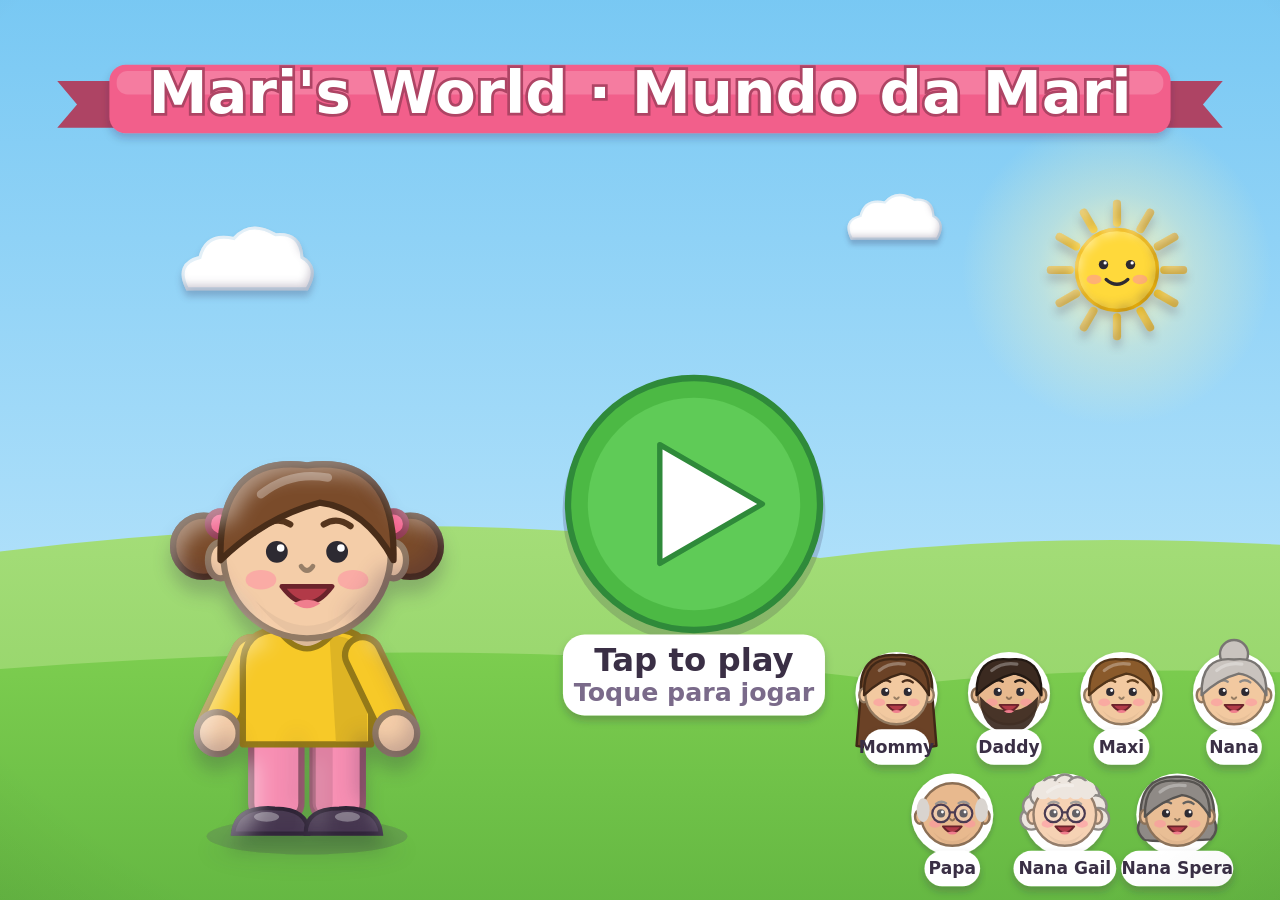
<file: index.html>
<!DOCTYPE html>
<html lang="en">
<head>
<meta charset="utf-8">
<title>Mari's World</title>
<meta name="viewport" content="width=device-width, initial-scale=1, maximum-scale=1, user-scalable=no">
<meta name="apple-mobile-web-app-capable" content="yes">
<meta name="mobile-web-app-capable" content="yes">
<meta name="apple-mobile-web-app-status-bar-style" content="default">
<meta name="apple-mobile-web-app-title" content="Mari's World">
<meta name="theme-color" content="#7fd3f0">
<link rel="manifest" href="manifest.webmanifest">
<link rel="apple-touch-icon" href="icon-180.png">
<link rel="icon" href="icon-512.png">
<style>
html, body { margin: 0; height: 100%; background: #7fd3f0; overflow: hidden; overscroll-behavior: none; touch-action: none;
  -webkit-user-select: none; user-select: none; -webkit-touch-callout: none; -webkit-tap-highlight-color: transparent;
  font-family: ui-rounded, "Arial Rounded MT Bold", "Chalkboard SE", system-ui, sans-serif; }
/* Fill the whole screen, including under the iPad status bar, then keep the game inside the safe area.
   The height calc fixes iOS home-screen apps that leave a strip at the bottom with a translucent status bar. */
#stage { position: fixed; top: 0; left: 0; width: 100vw; height: 100vh; display: block; opacity: 0; }
#stage.show { animation: fadein .35s ease forwards; }
@keyframes fadein { from { opacity: 0 } to { opacity: 1 } }
.it { transform-box: fill-box; transform-origin: center; }
[data-tap] { cursor: pointer; }
.wiggle { animation: wiggle .5s ease; }
@keyframes wiggle { 0%,100% { transform: rotate(0) } 25% { transform: rotate(-9deg) scale(1.06) } 75% { transform: rotate(9deg) scale(1.06) } }
.yay { animation: yay .7s ease; }
@keyframes yay { 0% { transform: scale(1) } 40% { transform: scale(1.3) rotate(-6deg) } 70% { transform: scale(.95) } 100% { transform: scale(1) } }
.pop-in { animation: popin .5s cubic-bezier(.3,1.6,.5,1) both; }
@keyframes popin { from { transform: scale(0) } to { transform: scale(1) } }
.pop-in.yay { animation: yay .7s ease; }
.pop-in.wiggle { animation: wiggle .5s ease; }
.glowc { opacity: 0; }
.glow .glowc { animation: glow .8s ease-in-out infinite alternate; }
@keyframes glow { from { opacity: .25 } to { opacity: 1 } }
.bob { animation: bob 2.6s ease-in-out infinite; }
@keyframes bob { 50% { transform: translateY(-8px) } }
.bob.yay { animation: yay .7s ease; }
.pulse { animation: pulse 1.4s ease-in-out infinite; }
@keyframes pulse { 50% { transform: scale(1.08) } }
.mouth { transform-box: fill-box; transform-origin: center top; }
.talking .mouth { animation: talk .26s ease-in-out infinite alternate; }
@keyframes talk { from { transform: scaleY(1.25) } to { transform: scaleY(.35) } }
.arm { transform-box: fill-box; transform-origin: 15% 5%; }
.talking .arm { animation: gesture 1s ease-in-out infinite alternate; }
@keyframes gesture { from { transform: rotate(0) } to { transform: rotate(-30deg) } }
.waving .arm { animation: wave .45s ease-in-out infinite alternate; }
@keyframes wave { from { transform: rotate(-120deg) } to { transform: rotate(-160deg) } }
.bldg { transition: transform .2s; }
.gear .ring { transition: stroke-dashoffset .2s; }
.gear.holding .ring { transition: stroke-dashoffset 2s linear; stroke-dashoffset: 0; }

#overlay { position: fixed; inset: 0; display: none; background: rgba(20,30,60,.55); align-items: center; justify-content: center; touch-action: auto; }
#overlay.open { display: flex; }
.panel { background: #fff; border-radius: 24px; padding: 24px 28px; width: min(720px, 92vw); max-height: 90vh; overflow: auto; box-shadow: 0 10px 40px rgba(0,0,0,.3); color: #2d2a32; font-family: system-ui, -apple-system, sans-serif; }
.panel h2 { margin: 0 0 12px; font-size: 26px; }
.row { display: flex; flex-wrap: wrap; align-items: center; gap: 10px; margin: 14px 0; }
.row span { width: 120px; font-weight: 700; }
.panel button { font: inherit; font-size: 18px; padding: 12px 18px; border-radius: 14px; border: 2px solid #c9cfe0; background: #f5f7fc; color: #2d2a32; }
.panel button.on { background: #4CB944; border-color: #3a9a3a; color: #fff; font-weight: 700; }
.panel button.primary { background: #3A7BE0; border-color: #2c63b8; color: #fff; font-weight: 700; margin-left: auto; }
.panel button.danger { color: #c0392b; }
.note { font-size: 14px; color: #5a5f73; line-height: 1.45; }

</style>
</head>
<body>
<svg id="stage" viewBox="0 0 1400 1000" preserveAspectRatio="xMidYMid meet" xmlns="http://www.w3.org/2000/svg"></svg>
<div id="overlay"></div>
<script>
/* Mari's World: all words, people and places.
   Edit this file to change names, looks, lines or items. */
(function (G) {
  const art = g => (g === 'f' ? 'a' : 'o');
  const na = g => (g === 'f' ? 'na' : 'no');
  const cap = s => s.charAt(0).toUpperCase() + s.slice(1);
  const NUM = {
    en: ['zero', 'one', 'two', 'three', 'four', 'five'],
    m: ['zero', 'um', 'dois', 'três', 'quatro', 'cinco'],
    f: ['zero', 'uma', 'duas', 'três', 'quatro', 'cinco'],
  };

  const COLORS = {
    red: { hex: '#E8453C', en: 'red', pt: { m: 'vermelho', f: 'vermelha' } },
    blue: { hex: '#3A7BE0', en: 'blue', pt: { m: 'azul', f: 'azul' } },
    yellow: { hex: '#F7C928', en: 'yellow', pt: { m: 'amarelo', f: 'amarela' } },
    green: { hex: '#4CB944', en: 'green', pt: { m: 'verde', f: 'verde' } },
    orange: { hex: '#F58A2A', en: 'orange', pt: { m: 'laranja', f: 'laranja' } },
    purple: { hex: '#9B5DE5', en: 'purple', pt: { m: 'roxo', f: 'roxa' } },
    pink: { hex: '#F78FB3', en: 'pink', pt: { m: 'rosa', f: 'rosa' } },
  };

  /* Looks: skin, hair colour, hair style (short, long, bun, curly, pigtails, thin, wavy),
     shirt, pants, glasses, beard, kid. Change these to match the real family. */
  const GUIDES = {
    mommy: { name: { en: 'Mommy', pt: 'Mamãe' }, g: 'f', look: { skin: '#F2C9A0', hair: '#6B4226', style: 'long', shirt: '#F25F8B', pants: '#3D5A99' } },
    daddy: { name: { en: 'Daddy', pt: 'Papai' }, g: 'm', look: { skin: '#E8B98E', hair: '#3B2A20', style: 'short', shirt: '#3A9AD9', pants: '#45474F', beard: true } },
    maxi: { name: { en: 'Maxi', pt: 'Maxi' }, g: 'm', look: { skin: '#F2C9A0', hair: '#8A5A2B', style: 'short', shirt: '#4CB944', pants: '#3D5A99', kid: true } },
    nana: { name: { en: 'Nana', pt: 'Nana' }, g: 'f', look: { skin: '#F2C9A0', hair: '#C9C3BE', style: 'bun', shirt: '#9B5DE5', pants: '#5C4B73' } },
    papa: { name: { en: 'Papa', pt: 'Papa' }, g: 'm', look: { skin: '#E8B98E', hair: '#D9D4CF', style: 'thin', shirt: '#E8453C', pants: '#6B5B45', glasses: true } },
    gail: { name: { en: 'Nana Gail', pt: 'Nana Gail' }, g: 'f', look: { skin: '#F6D2B4', hair: '#EDE6DF', style: 'curly', shirt: '#2EB8A6', pants: '#3E5C76', glasses: true } },
    spera: { name: { en: 'Nana Spera', pt: 'Nana Spera' }, g: 'f', look: { skin: '#E9BE95', hair: '#8F8A86', style: 'wavy', shirt: '#F58A2A', pants: '#6B4E3D' } },
    mari: { name: { en: 'Mari', pt: 'Mari' }, g: 'f', look: { skin: '#F4CDA8', hair: '#7A4B2A', style: 'pigtails', shirt: '#F7C928', pants: '#F78FB3', kid: true } },
  };

  const GENERIC = {
    praise: [
      { id: 'praise.1', en: 'Yay!', pt: 'Eba!' },
      { id: 'praise.2', en: 'Great job, Mari!', pt: 'Muito bem, Mari!' },
      { id: 'praise.3', en: 'You did it!', pt: 'Você conseguiu!' },
      { id: 'praise.4', en: "Wow, you're so smart!", pt: 'Uau, que esperta!' },
      { id: 'praise.5', en: 'Hooray!', pt: 'Viva!' },
    ],
    tryAgain: { id: 'hint.again', en: "Let's try again!", pt: 'Vamos tentar de novo!' },
    here: { id: 'hint.here', en: 'Look, here it is!', pt: 'Olha, está aqui!' },
    thats: (nm, id) => ({ id: 'hint.that.' + id, en: `That's the ${nm.en}!`, pt: `${nm.g === 'f' ? 'Essa é a' : 'Esse é o'} ${nm.pt}!` }),
    guideTap: [
      { id: 'tap.hi', en: 'Hi Mari!', pt: 'Oi Mari!' },
      { id: 'tap.love', en: 'I love you, Mari!', pt: 'Eu te amo, Mari!' },
      { id: 'tap.fun', en: 'This is fun!', pt: 'Que divertido!' },
    ],
    sticker: { id: 'sticker.got', en: 'You got a sticker!', pt: 'Você ganhou uma figurinha!' },
    bye: { id: 'bye', en: 'Bye bye! See you soon!', pt: 'Tchau tchau! Até logo!' },
  };

  const SHARED = {
    welcome: { id: 'title.welcome', en: "Welcome to Mari's World!", pt: 'Bem-vinda ao Mundo da Mari!' },
    where: { id: 'map.where', en: 'Where do you want to go?', pt: 'Aonde você quer ir?' },
    stickers: { id: 'book.look', en: 'Look at all your stickers!', pt: 'Olha todas as suas figurinhas!' },
    bedtime: { id: 'bedtime', en: 'Time for a rest, Mari. Bye bye!', pt: 'Hora de descansar, Mari. Tchau tchau!' },
    count: [1, 2, 3, 4, 5].map(n => ({ id: 'count.' + n, en: cap(NUM.en[n]) + '!', pt: cap(NUM.m[n]) + '!' })),
  };

  const LOCATIONS = {
    house: {
      id: 'house', name: { en: "Mari's House", pt: 'Casa da Mari' }, to: { en: "Let's go home!", pt: 'Vamos para casa!' },
      guides: ['mommy'], sticker: { art: 'teddy' },
      greet: [{ id: 'house.greet', en: "Hi Mari! It's Mommy!", pt: 'Oi Mari! É a mamãe!' }],
      setup: [{ id: 'house.setup', en: "Let's get ready to go out and play. Can you help me find some things?", pt: 'Vamos nos arrumar para brincar lá fora. Você me ajuda a achar algumas coisas?' }],
      end: [{ id: 'house.end', en: 'We are all ready! Thank you for helping, Mari!', pt: 'Estamos prontas! Obrigada pela ajuda, Mari!' }],
      colors: ['red', 'blue', 'yellow', 'green', 'pink', 'purple'],
      items: [
        { id: 'hairbrush', en: 'hairbrush', pt: 'escova de cabelo', g: 'f', colorable: true, use: { en: 'Which one do we brush our hair with?', pt: 'Com qual a gente penteia o cabelo?' } },
        { id: 'cup', en: 'cup', pt: 'copo', g: 'm', colorable: true, use: { en: 'Which one do we drink from?', pt: 'Em qual a gente bebe?' } },
        { id: 'sock', en: 'sock', pt: 'meia', g: 'f', colorable: true },
        { id: 'ball', en: 'ball', pt: 'bola', g: 'f', colorable: true, use: { en: 'Which one do we kick and throw?', pt: 'Qual a gente chuta e joga?' } },
        { id: 'shoe', en: 'shoe', pt: 'sapato', g: 'm', colorable: true, use: { en: 'What do we wear on our feet?', pt: 'O que a gente usa nos pés?' } },
        { id: 'hat', en: 'hat', pt: 'chapéu', g: 'm', colorable: true, use: { en: 'What do we wear on our head?', pt: 'O que a gente usa na cabeça?' } },
        { id: 'teddy', en: 'teddy bear', pt: 'ursinho', g: 'm', use: { en: 'Which one do we hug at bedtime?', pt: 'Qual a gente abraça na hora de dormir?' } },
        { id: 'spoon', en: 'spoon', pt: 'colher', g: 'f', use: { en: 'Which one do we eat with?', pt: 'Com qual a gente come?' } },
        { id: 'toothbrush', en: 'toothbrush', pt: 'escova de dentes', g: 'f', use: { en: 'Which one do we brush our teeth with?', pt: 'Com qual a gente escova os dentes?' } },
        { id: 'book', en: 'book', pt: 'livro', g: 'm', use: { en: 'Which one do we read?', pt: 'Qual a gente lê?' } },
      ],
      prompts: {
        find: it => ({ id: `house.find.${it.id}`, en: `Can you find the ${it.en}?`, pt: `Você acha ${art(it.g)} ${it.pt}?` }),
        color: (it, c) => ({ id: `house.color.${it.id}.${c}`, en: `Tap the ${COLORS[c].en} ${it.en}!`, pt: `Toque ${na(it.g)} ${it.pt} ${COLORS[c].pt[it.g]}!` }),
        use: it => ({ id: `house.use.${it.id}`, en: it.use.en, pt: it.use.pt }),
      },
    },

    farm: {
      id: 'farm', name: { en: 'Sunny Farm', pt: 'Fazenda do Sol' }, to: { en: "Let's go to the farm!", pt: 'Vamos para a fazenda!' },
      guides: ['nana', 'papa'], sticker: { art: 'cow' },
      greet: [
        { id: 'farm.greet.nana', who: 'nana', en: "Hi Mari! It's Nana!", pt: 'Oi Mari! É a Nana!' },
        { id: 'farm.greet.papa', who: 'papa', en: 'And Papa! Welcome to the farm!', pt: 'E o Papa! Bem-vinda à fazenda!' },
      ],
      setup: [{ id: 'farm.setup', who: 'nana', en: "The animals are playing hide and seek. Let's find them!", pt: 'Os bichinhos estão brincando de esconde-esconde. Vamos achar eles!' }],
      end: [{ id: 'farm.end', who: 'papa', en: 'You found all the animals! Time for their dinner.', pt: 'Você achou todos os bichinhos! Hora do jantar deles.' }],
      items: [
        { id: 'cow', en: 'cow', pt: 'vaca', g: 'f', sound: { en: 'moo', pt: 'muuu' } },
        { id: 'pig', en: 'pig', pt: 'porco', g: 'm', sound: { en: 'oink oink', pt: 'óinc óinc' } },
        { id: 'sheep', en: 'sheep', pt: 'ovelha', g: 'f', sound: { en: 'baa', pt: 'méé' } },
        { id: 'chick', en: 'chick', pt: 'pintinho', g: 'm', sound: { en: 'peep peep', pt: 'piu piu' } },
        { id: 'horse', en: 'horse', pt: 'cavalo', g: 'm', sound: { en: 'neigh', pt: 'hiiinn' } },
        { id: 'duck', en: 'duck', pt: 'pato', g: 'm', sound: { en: 'quack quack', pt: 'quá quá' } },
        { id: 'dog', en: 'dog', pt: 'cachorro', g: 'm', sound: { en: 'woof woof', pt: 'au au' } },
        { id: 'cat', en: 'cat', pt: 'gato', g: 'm', sound: { en: 'meow', pt: 'miau' } },
      ],
      prompts: {
        find: it => ({ id: `farm.find.${it.id}`, en: `Where is the ${it.en}?`, pt: `Cadê ${art(it.g)} ${it.pt}?` }),
        sound: it => ({ id: `farm.sound.${it.id}`, en: `Who says ${it.sound.en}?`, pt: `Quem faz ${it.sound.pt}?` }),
        animal: it => ({ id: `farm.says.${it.id}`, en: cap(it.sound.en) + '!', pt: cap(it.sound.pt) + '!' }),
      },
    },

    market: {
      id: 'market', name: { en: 'Corner Market', pt: 'Mercadinho' }, to: { en: "Let's go to the market!", pt: 'Vamos para o mercadinho!' },
      guides: ['daddy'], sticker: { art: 'apple' },
      greet: [{ id: 'market.greet', en: "Hi Mari! It's Daddy!", pt: 'Oi Mari! É o papai!' }],
      setup: [{ id: 'market.setup', en: "Let's go shopping for a yummy fruit salad!", pt: 'Vamos fazer compras para uma salada de frutas gostosa!' }],
      end: [{ id: 'market.end', en: 'Our basket is full! Yummy fruit salad! Thank you, Mari!', pt: 'A cesta está cheia! Que salada de frutas gostosa! Obrigado, Mari!' }],
      items: [
        { id: 'apple', en: 'apple', enPl: 'apples', pt: 'maçã', ptPl: 'maçãs', g: 'f' },
        { id: 'banana', en: 'banana', enPl: 'bananas', pt: 'banana', ptPl: 'bananas', g: 'f' },
        { id: 'orange', en: 'orange', enPl: 'oranges', pt: 'laranja', ptPl: 'laranjas', g: 'f' },
        { id: 'strawberry', en: 'strawberry', enPl: 'strawberries', pt: 'morango', ptPl: 'morangos', g: 'm' },
        { id: 'pear', en: 'pear', enPl: 'pears', pt: 'pera', ptPl: 'peras', g: 'f' },
        { id: 'watermelon', en: 'watermelon', enPl: 'watermelons', pt: 'melancia', ptPl: 'melancias', g: 'f' },
      ],
      prompts: {
        find: it => ({ id: `market.find.${it.id}`, en: `Can you tap the ${it.en}?`, pt: `Toque ${na(it.g)} ${it.pt}!` }),
        count: (it, n) => ({ id: `market.count.${it.id}.${n}`, en: `Which basket has ${NUM.en[n]} ${n === 1 ? it.en : it.enPl}?`, pt: `Qual cestinha tem ${NUM[it.g][n]} ${n === 1 ? it.pt : it.ptPl}?` }),
        countHint: (it, n) => ({ id: `market.has.${it.id}.${n}`, en: `That one has ${NUM.en[n]}!`, pt: `Essa tem ${NUM[it.g][n]}!` }),
        along: it => ({ id: `market.along.${it.id}`, en: `Let's count the ${it.enPl}! Tap each one.`, pt: `Vamos contar ${it.g === 'f' ? 'as' : 'os'} ${it.ptPl}! Toque em cada ${it.g === 'f' ? 'uma' : 'um'}.` }),
        alongDone: (it, n) => ({ id: `market.counted.${it.id}.${n}`, en: `${cap(NUM.en[n])} ${it.enPl}! Great counting!`, pt: `${cap(NUM[it.g][n])} ${it.ptPl}! Muito bem contado!` }),
      },
    },

    library: {
      id: 'library', name: { en: 'Story Tree Library', pt: 'Biblioteca da Árvore' }, to: { en: "Let's go to the library!", pt: 'Vamos para a biblioteca!' },
      guides: ['gail'], sticker: { art: 'letterM' },
      greet: [{ id: 'library.greet', en: "Hi Mari! It's Nana Gail!", pt: 'Oi Mari! É a Nana Gail!' }],
      setup: [{ id: 'library.setup', en: "Oh no, the letters fell out of the storybook! Let's put them back.", pt: 'Ah não, as letras caíram do livro de histórias! Vamos colocar de volta.' }],
      end: [{ id: 'library.end', en: 'All the letters are back! Now we can read the story. Thank you, Mari!', pt: 'As letras voltaram! Agora podemos ler a história. Obrigada, Mari!' }],
      letters: 'ABCDEFGHIJKLMNOPQRSTUVWXYZ'.split(''),
      nameIntro: { id: 'library.name.intro', en: "Let's find the letters in your name. M, A, R, I!", pt: 'Vamos achar as letras do seu nome. M, A, R, I!' },
      nameDone: { id: 'library.name.done', en: 'M, A, R, I. That spells Mari!', pt: 'M, A, R, I. Isso é Mari!' },
      letterName: L => ({ en: `letter ${L}`, pt: `letra ${L}`, g: 'f' }),
      prompts: {
        find: L => ({ id: `library.find.${L}`, en: `Find the letter ${L}!`, pt: `Encontre a letra ${L}!` }),
        name: L => ({ id: `library.name.${L}`, en: `Find the ${L} for Mari!`, pt: `Ache o ${L} de Mari!` }),
      },
    },

    park: {
      id: 'park', name: { en: 'Balloon Park', pt: 'Parque dos Balões' }, to: { en: "Let's go to the park!", pt: 'Vamos para o parque!' },
      guides: ['maxi'], sticker: { art: 'balloon' },
      greet: [{ id: 'park.greet', en: "Hi Mari! It's Maxi!", pt: 'Oi Mari! Sou eu, o Maxi!' }],
      setup: [{ id: 'park.setup', en: "The balloons are flying away. Let's catch them!", pt: 'Os balões estão voando. Vamos pegar eles!' }],
      end: [{ id: 'park.end', en: 'We caught all the balloons! Hooray!', pt: 'Pegamos todos os balões! Viva!' }],
      colors: ['red', 'blue', 'yellow', 'green', 'orange', 'purple', 'pink'],
      balloon: { id: 'balloon', en: 'balloon', pt: 'balão', g: 'm' },
      ball: { id: 'ball', en: 'ball', pt: 'bola', g: 'f' },
      sizes: {
        big: { en: 'big ball', pt: 'bola grande', g: 'f' },
        little: { en: 'little ball', pt: 'bola pequena', g: 'f' },
      },
      prompts: {
        color: c => ({ id: `park.color.${c}`, en: `Pop the ${COLORS[c].en} balloon!`, pt: `Estoure o balão ${COLORS[c].pt.m}!` }),
        size: s => ({ id: `park.size.${s}`, en: `Find the ${s} ball!`, pt: s === 'big' ? 'Ache a bola grande!' : 'Ache a bola pequena!' }),
      },
    },

    garden: {
      id: 'garden', name: { en: "Nana Spera's Garden", pt: 'Jardim da Nana Spera' }, to: { en: "Let's go to Nana Spera's garden!", pt: 'Vamos para o jardim da Nana Spera!' },
      guides: ['spera'], sticker: { art: 'butterfly' },
      greet: [{ id: 'garden.greet', en: "Hi Mari! It's Nana Spera! Welcome to my garden.", pt: 'Oi Mari! É a Nana Spera! Bem-vinda ao meu jardim.' }],
      setup: [{ id: 'garden.setup', en: "Let's look for shapes and little bugs!", pt: 'Vamos procurar formas e bichinhos!' }],
      end: [{ id: 'garden.end', en: 'What a beautiful garden! Thank you, Mari!', pt: 'Que jardim lindo! Obrigada, Mari!' }],
      shapes: [
        { id: 'circle', en: 'circle', pt: 'círculo', g: 'm' },
        { id: 'square', en: 'square', pt: 'quadrado', g: 'm' },
        { id: 'triangle', en: 'triangle', pt: 'triângulo', g: 'm' },
        { id: 'star', en: 'star', pt: 'estrela', g: 'f' },
        { id: 'heart', en: 'heart', pt: 'coração', g: 'm' },
      ],
      bugs: [
        { id: 'butterfly', en: 'butterfly', pt: 'borboleta', g: 'f' },
        { id: 'ladybug', en: 'ladybug', pt: 'joaninha', g: 'f' },
        { id: 'bee', en: 'bee', pt: 'abelha', g: 'f' },
        { id: 'snail', en: 'snail', pt: 'caracol', g: 'm' },
      ],
      prompts: {
        shape: it => ({ id: `garden.shape.${it.id}`, en: `Find the ${it.en}!`, pt: `Ache ${art(it.g)} ${it.pt}!` }),
        bug: it => ({ id: `garden.bug.${it.id}`, en: `Where is the ${it.en}?`, pt: `Cadê ${art(it.g)} ${it.pt}?` }),
      },
    },
  };

  G.MW_DATA = { COLORS, GUIDES, GENERIC, SHARED, LOCATIONS, NUM, cap };
})(typeof window !== 'undefined' ? window : globalThis);

</script>
<script>
/* Mari's World: original cartoon art, drawn as SVG.
   Every item is centred on 0,0 and fits roughly inside a 200 x 200 box. */
(function (G) {
  const INK = '#2d2a32';
  const S = `stroke="${INK}" stroke-width="5" stroke-linejoin="round" stroke-linecap="round"`;
  const eyes = (dx, y, r = 9) =>
    `<circle cx="${-dx}" cy="${y}" r="${r}" fill="${INK}"/><circle cx="${dx}" cy="${y}" r="${r}" fill="${INK}"/>` +
    `<circle cx="${-dx + r * 0.35}" cy="${y - r * 0.35}" r="${r * 0.35}" fill="#fff"/><circle cx="${dx + r * 0.35}" cy="${y - r * 0.35}" r="${r * 0.35}" fill="#fff"/>`;
  const whiteEyes = (dx, y) =>
    `<circle cx="${-dx}" cy="${y}" r="13" fill="#fff"/><circle cx="${dx}" cy="${y}" r="13" fill="#fff"/>` + eyes(dx, y + 1, 7);
  const smile = (y, w, col = INK) => `<path d="M${-w} ${y} Q0 ${y + w * 0.9} ${w} ${y}" fill="none" stroke="${col}" stroke-width="5" stroke-linecap="round"/>`;
  const cheeks = (dx, y) => `<ellipse cx="${-dx}" cy="${y}" rx="11" ry="7" fill="#ff8fa3" opacity=".55"/><ellipse cx="${dx}" cy="${y}" rx="11" ry="7" fill="#ff8fa3" opacity=".55"/>`;
  const darken = (hex, f = 0.75) => {
    const n = parseInt(hex.slice(1), 16);
    const r = Math.round(((n >> 16) & 255) * f), g = Math.round(((n >> 8) & 255) * f), b = Math.round((n & 255) * f);
    return '#' + ((1 << 24) | (r << 16) | (g << 8) | b).toString(16).slice(1);
  };

  const A = {};

  /* ---------- farm animals ---------- */
  A.cow = () => `
    <path d="M-48 -62 Q-70 -92 -52 -104" fill="none" stroke="#e9d9ae" stroke-width="13" stroke-linecap="round"/>
    <path d="M48 -62 Q70 -92 52 -104" fill="none" stroke="#e9d9ae" stroke-width="13" stroke-linecap="round"/>
    <ellipse cx="-78" cy="-38" rx="30" ry="15" transform="rotate(-25 -78 -38)" fill="#fff" ${S}/>
    <ellipse cx="78" cy="-38" rx="30" ry="15" transform="rotate(25 78 -38)" fill="#fff" ${S}/>
    <ellipse cx="0" cy="-8" rx="64" ry="72" fill="#fff" ${S}/>
    <path d="M-40 -62 Q-10 -70 -18 -40 Q-30 -20 -50 -30 Q-62 -50 -40 -62Z" fill="${INK}"/>
    <path d="M30 -10 Q55 -15 58 5 Q50 20 35 12Z" fill="${INK}"/>
    ${eyes(24, -22)}
    <ellipse cx="0" cy="38" rx="50" ry="32" fill="#f6b8c4" ${S}/>
    <ellipse cx="-18" cy="36" rx="7" ry="10" fill="#c97a8a"/><ellipse cx="18" cy="36" rx="7" ry="10" fill="#c97a8a"/>`;
  A.pig = () => `
    <path d="M-60 -50 L-72 -98 L-25 -68Z" fill="#f7a8c0" ${S}/><path d="M60 -50 L72 -98 L25 -68Z" fill="#f7a8c0" ${S}/>
    <circle cx="0" cy="0" r="76" fill="#f7a8c0" ${S}/>
    ${eyes(28, -18)}${cheeks(50, 12)}
    <ellipse cx="0" cy="24" rx="34" ry="25" fill="#f283a8" ${S}/>
    <ellipse cx="-12" cy="24" rx="6" ry="10" fill="#b8506f"/><ellipse cx="12" cy="24" rx="6" ry="10" fill="#b8506f"/>
    ${smile(58, 16)}`;
  A.sheep = () => {
    let wool = '';
    for (let i = 0; i < 10; i++) {
      const a = (i / 10) * Math.PI * 2;
      wool += `<circle cx="${(Math.cos(a) * 66).toFixed(1)}" cy="${(Math.sin(a) * 62).toFixed(1)}" r="32" fill="#fff" ${S}/>`;
    }
    return `${wool}<circle cx="0" cy="0" r="66" fill="#fff"/>
      <ellipse cx="-50" cy="-5" rx="22" ry="11" fill="#4a3f45" transform="rotate(-20 -50 -5)"/>
      <ellipse cx="50" cy="-5" rx="22" ry="11" fill="#4a3f45" transform="rotate(20 50 -5)"/>
      <ellipse cx="0" cy="12" rx="40" ry="50" fill="#4a3f45" ${S}/>
      <circle cx="-14" cy="-38" r="14" fill="#fff"/><circle cx="10" cy="-42" r="15" fill="#fff"/>
      ${whiteEyes(15, 5)}${smile(38, 12, '#fff')}`;
  };
  A.chick = () => `
    <path d="M-25 70 L-25 92 M-35 92 L-15 92 M25 70 L25 92 M15 92 L35 92" stroke="#f58a2a" stroke-width="7" stroke-linecap="round"/>
    <ellipse cx="-70" cy="15" rx="22" ry="34" fill="#ffd93b" transform="rotate(25 -70 15)" ${S}/>
    <ellipse cx="70" cy="15" rx="22" ry="34" fill="#ffd93b" transform="rotate(-25 70 15)" ${S}/>
    <circle cx="0" cy="0" r="72" fill="#ffe14d" ${S}/>
    <path d="M-8 -70 Q-5 -95 8 -88 M2 -72 Q10 -98 22 -84" fill="none" stroke="#f2b705" stroke-width="7" stroke-linecap="round"/>
    ${eyes(24, -14)}${cheeks(44, 12)}
    <path d="M-16 8 L16 8 L0 30Z" fill="#f58a2a" ${S}/>`;
  A.horse = () => `
    <path d="M-34 -78 L-44 -112 L-14 -88Z" fill="#b07445" ${S}/><path d="M34 -78 L44 -112 L14 -88Z" fill="#b07445" ${S}/>
    <ellipse cx="0" cy="-5" rx="54" ry="84" fill="#b07445" ${S}/>
    <path d="M-30 -84 Q0 -110 30 -84 Q20 -60 0 -58 Q-20 -60 -30 -84Z" fill="#5a3a22"/>
    <path d="M-8 -60 L-2 -40 L4 -60" fill="#fff"/>
    ${eyes(24, -18)}
    <ellipse cx="0" cy="48" rx="44" ry="32" fill="#e0b088" ${S}/>
    <ellipse cx="-16" cy="44" rx="6" ry="9" fill="#7a4b2c"/><ellipse cx="16" cy="44" rx="6" ry="9" fill="#7a4b2c"/>
    ${smile(62, 14)}`;
  A.duck = () => `
    <ellipse cx="18" cy="38" rx="78" ry="46" fill="#fff" ${S}/>
    <path d="M40 20 Q75 30 60 60 Q35 55 30 30Z" fill="#eef4f7" ${S}/>
    <circle cx="-30" cy="-34" r="44" fill="#fff" ${S}/>
    <ellipse cx="-78" cy="-24" rx="30" ry="13" fill="#f58a2a" ${S}/>
    <circle cx="-38" cy="-46" r="9" fill="${INK}"/><circle cx="-35" cy="-49" r="3" fill="#fff"/>
    <ellipse cx="-18" cy="-22" rx="10" ry="6" fill="#ff8fa3" opacity=".55"/>
    <path d="M-20 -78 Q-14 -98 -2 -86" fill="none" stroke="${INK}" stroke-width="5" stroke-linecap="round"/>`;
  A.dog = () => `
    <ellipse cx="-66" cy="0" rx="24" ry="48" fill="#8a5a2b" transform="rotate(18 -66 0)" ${S}/>
    <ellipse cx="66" cy="0" rx="24" ry="48" fill="#8a5a2b" transform="rotate(-18 66 0)" ${S}/>
    <circle cx="0" cy="-6" r="68" fill="#d9a066" ${S}/>
    <ellipse cx="26" cy="-30" rx="20" ry="18" fill="#f3d9b5"/>
    ${eyes(24, -24)}
    <ellipse cx="0" cy="28" rx="38" ry="28" fill="#f3d9b5" ${S}/>
    <ellipse cx="0" cy="12" rx="14" ry="10" fill="${INK}"/>
    <path d="M-14 34 Q0 44 14 34" fill="none" stroke="${INK}" stroke-width="5" stroke-linecap="round"/>
    <path d="M-7 40 Q0 64 7 40Z" fill="#f2607a" ${S}/>`;
  A.cat = () => `
    <path d="M-62 -30 L-58 -94 L-18 -62Z" fill="#9aa0a8" ${S}/><path d="M62 -30 L58 -94 L18 -62Z" fill="#9aa0a8" ${S}/>
    <path d="M-52 -46 L-52 -78 L-30 -60Z" fill="#f7a8c0"/><path d="M52 -46 L52 -78 L30 -60Z" fill="#f7a8c0"/>
    <ellipse cx="0" cy="0" rx="74" ry="64" fill="#9aa0a8" ${S}/>
    <path d="M-20 -62 L-14 -40 M0 -64 L0 -40 M20 -62 L14 -40" stroke="#6e737a" stroke-width="6" stroke-linecap="round"/>
    ${eyes(28, -10, 10)}${cheeks(46, 16)}
    <path d="M-9 10 L9 10 L0 20Z" fill="#f283a8"/>
    <path d="M0 20 Q-10 32 -20 26 M0 20 Q10 32 20 26" fill="none" stroke="${INK}" stroke-width="4" stroke-linecap="round"/>
    <path d="M-30 16 L-80 6 M-30 24 L-80 30 M30 16 L80 6 M30 24 L80 30" stroke="${INK}" stroke-width="3" stroke-linecap="round"/>`;

  /* ---------- fruit ---------- */
  A.apple = (c = '#E8453C') => `
    <path d="M0 -50 C-40 -82 -92 -44 -82 8 C-74 66 -32 88 0 72 C32 88 74 66 82 8 C92 -44 40 -82 0 -50Z" fill="${c}" ${S}/>
    <path d="M0 -50 Q4 -76 14 -88" fill="none" stroke="#6b4226" stroke-width="8" stroke-linecap="round"/>
    <path d="M10 -70 Q40 -100 62 -78 Q40 -56 10 -70Z" fill="#4CB944" ${S}/>
    <ellipse cx="-44" cy="-14" rx="12" ry="22" fill="#fff" opacity=".45" transform="rotate(20 -44 -14)"/>`;
  A.banana = () => `
    <path d="M-84 -44 Q-70 70 72 42 Q90 34 82 22 Q-12 40 -54 -54 Q-70 -62 -84 -44Z" fill="#F7D530" ${S}/>
    <path d="M-62 -38 Q-28 30 60 30" fill="none" stroke="#e0b81e" stroke-width="5" stroke-linecap="round"/>
    <path d="M-84 -44 L-80 -62 L-62 -58Z" fill="#6b4226" ${S}/>`;
  A.orange = () => `
    <circle cx="0" cy="8" r="74" fill="#F58A2A" ${S}/>
    <circle cx="-25" cy="-10" r="3" fill="#d96f12"/><circle cx="20" cy="20" r="3" fill="#d96f12"/><circle cx="30" cy="-20" r="3" fill="#d96f12"/><circle cx="-10" cy="40" r="3" fill="#d96f12"/>
    <path d="M0 -64 Q30 -96 54 -70 Q30 -50 0 -64Z" fill="#4CB944" ${S}/>
    <ellipse cx="-38" cy="-20" rx="11" ry="20" fill="#fff" opacity=".4" transform="rotate(25 -38 -20)"/>`;
  A.strawberry = () => `
    <path d="M0 88 C-40 70 -80 20 -74 -24 C-70 -54 -30 -60 0 -48 C30 -60 70 -54 74 -24 C80 20 40 70 0 88Z" fill="#E8453C" ${S}/>
    ${[[-40, -20], [-10, -10], [25, -25], [45, 5], [-35, 20], [0, 20], [25, 35], [-10, 50], [10, 65]].map(p => `<ellipse cx="${p[0]}" cy="${p[1]}" rx="4" ry="6" fill="#ffe14d"/>`).join('')}
    <path d="M-40 -50 L-20 -46 L-30 -74 L0 -52 L30 -74 L20 -46 L40 -50 L0 -36Z" fill="#4CB944" ${S}/>`;
  A.pear = () => `
    <path d="M0 -60 C-30 -60 -30 -20 -44 6 C-70 40 -50 88 0 88 C50 88 70 40 44 6 C30 -20 30 -60 0 -60Z" fill="#C9D84A" ${S}/>
    <path d="M0 -60 Q2 -82 12 -92" fill="none" stroke="#6b4226" stroke-width="8" stroke-linecap="round"/>
    <path d="M8 -78 Q36 -102 54 -82 Q34 -64 8 -78Z" fill="#4CB944" ${S}/>
    <ellipse cx="-24" cy="30" rx="10" ry="20" fill="#fff" opacity=".4"/>`;
  A.watermelon = () => `
    <path d="M-90 -30 A90 90 0 0 0 90 -30Z" fill="#4CB944" ${S}/>
    <path d="M-76 -30 A76 76 0 0 0 76 -30Z" fill="#c8f2a6"/>
    <path d="M-68 -30 A68 68 0 0 0 68 -30Z" fill="#F2545B"/>
    ${[[-40, -10], [-10, 5], [20, -8], [45, -14], [5, 25], [-25, 18], [30, 15]].map(p => `<ellipse cx="${p[0]}" cy="${p[1]}" rx="4" ry="7" fill="${INK}"/>`).join('')}
    <path d="M-90 -30 L90 -30" stroke="${INK}" stroke-width="5"/>`;

  /* ---------- house things ---------- */
  A.hairbrush = (c = '#F78FB3') => `
    <g transform="rotate(-30)">
      <rect x="-14" y="10" width="28" height="92" rx="14" fill="${c}" ${S}/>
      <ellipse cx="0" cy="-40" rx="52" ry="62" fill="${c}" ${S}/>
      <ellipse cx="0" cy="-40" rx="38" ry="48" fill="#fff" opacity=".85"/>
      ${[-24, -8, 8, 24].map(x => [-70, -54, -38, -22, -8].map(y => (Math.abs(x) > 16 && (y < -64 || y > -14)) ? '' : `<circle cx="${x}" cy="${y}" r="4" fill="${darken(c)}"/>`).join('')).join('')}
    </g>`;
  A.cup = (c = '#3A7BE0') => `
    <path d="M52 -30 Q98 -30 92 10 Q86 46 46 42" fill="none" stroke="${INK}" stroke-width="20" stroke-linecap="round"/>
    <path d="M52 -30 Q98 -30 92 10 Q86 46 46 42" fill="none" stroke="${c}" stroke-width="10" stroke-linecap="round"/>
    <path d="M-62 -70 L62 -70 L48 78 Q0 92 -48 78Z" fill="${c}" ${S}/>
    <ellipse cx="0" cy="-70" rx="62" ry="14" fill="${darken(c, 0.8)}" ${S}/>
    <rect x="-40" y="-40" width="14" height="80" rx="7" fill="#fff" opacity=".4"/>`;
  A.sock = (c = '#4CB944') => `
    <path d="M-40 -90 L30 -90 L30 20 Q30 40 50 50 L70 58 Q96 70 84 92 Q74 106 40 96 L-20 72 Q-48 60 -44 30Z" fill="${c}" ${S}/>
    <rect x="-42" y="-92" width="74" height="28" rx="6" fill="#fff" ${S}/>
    <path d="M-42 -30 L30 -30 M-43 0 L30 0" stroke="#fff" stroke-width="10" opacity=".85"/>
    <path d="M60 58 Q90 64 84 92 Q70 104 46 96Z" fill="#fff" opacity=".85"/>`;
  A.ball = (c = '#E8453C') => `
    <circle cx="0" cy="0" r="80" fill="${c}" ${S}/>
    <path d="M-78 -12 Q0 30 78 -12" fill="none" stroke="#fff" stroke-width="16"/>
    <path d="M-20 -78 Q20 0 -20 78" fill="none" stroke="#fff" stroke-width="12" opacity=".8"/>
    <circle cx="0" cy="0" r="80" fill="none" ${S}/>
    <ellipse cx="-36" cy="-40" rx="14" ry="22" fill="#fff" opacity=".45" transform="rotate(35 -36 -40)"/>`;
  A.shoe = (c = '#9B5DE5') => `
    <path d="M-88 30 L-84 -40 Q-80 -56 -60 -56 L-20 -56 Q-10 -20 30 -8 L70 4 Q96 12 94 40 L94 50 L-88 50Z" fill="${c}" ${S}/>
    <path d="M-90 40 L96 40 L96 56 Q96 70 80 70 L-76 70 Q-92 70 -90 56Z" fill="#fff" ${S}/>
    <path d="M-30 -40 L-6 -30 M-24 -24 L0 -14 M-14 -8 L10 2" stroke="#fff" stroke-width="7" stroke-linecap="round"/>
    <circle cx="-60" cy="-10" r="12" fill="#fff" opacity=".6"/>`;
  A.hat = (c = '#F7C928') => `
    <ellipse cx="0" cy="40" rx="100" ry="30" fill="${c}" ${S}/>
    <path d="M-60 40 Q-62 -60 0 -62 Q62 -60 60 40Z" fill="${c}" ${S}/>
    <path d="M-60 16 Q0 34 60 16 L60 36 Q0 54 -60 36Z" fill="#E8453C" ${S}/>
    <circle cx="30" cy="-20" r="12" fill="#fff" opacity=".5"/>`;
  A.teddy = () => `
    <circle cx="-52" cy="-60" r="24" fill="#b07445" ${S}/><circle cx="52" cy="-60" r="24" fill="#b07445" ${S}/>
    <circle cx="-52" cy="-60" r="11" fill="#e0b088"/><circle cx="52" cy="-60" r="11" fill="#e0b088"/>
    <ellipse cx="0" cy="58" rx="56" ry="42" fill="#b07445" ${S}/>
    <ellipse cx="0" cy="62" rx="30" ry="24" fill="#e0b088"/>
    <circle cx="-56" cy="40" r="20" fill="#b07445" ${S}/><circle cx="56" cy="40" r="20" fill="#b07445" ${S}/>
    <circle cx="0" cy="-26" r="58" fill="#b07445" ${S}/>
    ${eyes(22, -36)}
    <ellipse cx="0" cy="-6" rx="24" ry="18" fill="#e0b088"/>
    <ellipse cx="0" cy="-14" rx="9" ry="7" fill="${INK}"/>
    ${smile(-2, 10)}
    <path d="M-20 18 L0 30 L20 18 L20 34 L0 26 L-20 34Z" fill="#E8453C" ${S}/>`;
  A.spoon = () => `
    <g transform="rotate(30)">
      <rect x="-11" y="-6" width="22" height="104" rx="11" fill="#c9d1d9" ${S}/>
      <ellipse cx="0" cy="-48" rx="40" ry="54" fill="#dfe5ea" ${S}/>
      <ellipse cx="-12" cy="-56" rx="10" ry="24" fill="#fff" opacity=".8"/>
    </g>`;
  A.toothbrush = (c = '#2EB8A6') => `
    <g transform="rotate(-35)">
      <rect x="-14" y="-40" width="28" height="140" rx="14" fill="${c}" ${S}/>
      <rect x="-14" y="-96" width="28" height="60" rx="8" fill="${c}" ${S}/>
      <rect x="-50" y="-94" width="36" height="54" rx="6" fill="#fff" ${S}/>
      <path d="M-44 -86 L-20 -86 M-44 -74 L-20 -74 M-44 -62 L-20 -62 M-44 -50 L-20 -50" stroke="#7fc8f8" stroke-width="5"/>
    </g>`;
  A.book = (c = '#3A7BE0') => `
    <path d="M-80 -70 L80 -70 L80 80 L-80 80Z" fill="#fff" ${S}/>
    <rect x="-86" y="-82" width="160" height="152" rx="10" fill="${c}" ${S}/>
    <rect x="-70" y="-82" width="16" height="152" fill="${darken(c)}"/>
    <rect x="-40" y="-50" width="94" height="40" rx="8" fill="#fff" opacity=".9"/>
    <path d="M-10 20 L4 34 L22 4" fill="none" stroke="#fff" stroke-width="0"/>
    <path d="M10 6 l8 16 18 2 -13 12 4 18 -17 -9 -17 9 4 -18 -13 -12 18 -2z" fill="#F7C928" ${S}/>`;

  /* ---------- park ---------- */
  A.balloon = (c = '#E8453C') => `
    <path d="M0 70 Q-18 96 6 118 Q22 140 0 160" fill="none" stroke="${INK}" stroke-width="3"/>
    <ellipse cx="0" cy="-10" rx="66" ry="78" fill="${c}" ${S}/>
    <path d="M-10 66 L10 66 L6 76 L-6 76Z" fill="${c}" ${S}/>
    <ellipse cx="-26" cy="-40" rx="12" ry="24" fill="#fff" opacity=".5" transform="rotate(25 -26 -40)"/>`;

  /* ---------- garden ---------- */
  const shapeFace = (y = 0) => `${eyes(18, y - 6, 8)}${smile(y + 14, 12)}`;
  A.circle = (c = '#3A7BE0') => `<circle r="80" fill="${c}" ${S}/>${shapeFace()}`;
  A.square = (c = '#E8453C') => `<rect x="-76" y="-76" width="152" height="152" rx="14" fill="${c}" ${S}/>${shapeFace()}`;
  A.triangle = (c = '#4CB944') => `<path d="M0 -88 L92 74 L-92 74Z" fill="${c}" ${S}/>${shapeFace(24)}`;
  A.star = (c = '#F7C928') => {
    let d = '';
    for (let i = 0; i < 10; i++) {
      const r = i % 2 ? 40 : 92, a = -Math.PI / 2 + (i * Math.PI) / 5;
      d += (i ? 'L' : 'M') + (Math.cos(a) * r).toFixed(1) + ' ' + (Math.sin(a) * r + 8).toFixed(1);
    }
    return `<path d="${d}Z" fill="${c}" ${S}/>${shapeFace(10)}`;
  };
  A.heart = (c = '#F78FB3') => `<path d="M0 84 C-40 56 -94 20 -90 -30 C-86 -70 -36 -82 0 -44 C36 -82 86 -70 90 -30 C94 20 40 56 0 84Z" fill="${c}" ${S}/>${shapeFace(-4)}`;
  A.butterfly = () => `
    <ellipse cx="-46" cy="-30" rx="44" ry="50" fill="#9B5DE5" ${S} transform="rotate(-20 -46 -30)"/>
    <ellipse cx="46" cy="-30" rx="44" ry="50" fill="#9B5DE5" ${S} transform="rotate(20 46 -30)"/>
    <ellipse cx="-38" cy="40" rx="32" ry="36" fill="#F78FB3" ${S}/>
    <ellipse cx="38" cy="40" rx="32" ry="36" fill="#F78FB3" ${S}/>
    <circle cx="-50" cy="-34" r="14" fill="#F7C928"/><circle cx="50" cy="-34" r="14" fill="#F7C928"/>
    <ellipse cx="0" cy="10" rx="14" ry="66" fill="${INK}"/>
    <path d="M-4 -52 Q-20 -86 -34 -88 M4 -52 Q20 -86 34 -88" fill="none" stroke="${INK}" stroke-width="5" stroke-linecap="round"/>
    <circle cx="-34" cy="-88" r="6" fill="${INK}"/><circle cx="34" cy="-88" r="6" fill="${INK}"/>`;
  A.ladybug = () => `
    <circle cx="0" cy="-60" r="34" fill="${INK}"/>
    <circle cx="-13" cy="-66" r="8" fill="#fff"/><circle cx="13" cy="-66" r="8" fill="#fff"/>
    <circle cx="-13" cy="-66" r="4" fill="${INK}"/><circle cx="13" cy="-66" r="4" fill="${INK}"/>
    <circle cx="0" cy="12" r="78" fill="#E8453C" ${S}/>
    <path d="M0 -66 L0 90" stroke="${INK}" stroke-width="5"/>
    <circle cx="-38" cy="-12" r="14" fill="${INK}"/><circle cx="38" cy="-12" r="14" fill="${INK}"/>
    <circle cx="-44" cy="36" r="12" fill="${INK}"/><circle cx="44" cy="36" r="12" fill="${INK}"/>
    <circle cx="-18" cy="66" r="10" fill="${INK}"/><circle cx="18" cy="66" r="10" fill="${INK}"/>`;
  A.bee = () => `
    <ellipse cx="-22" cy="-56" rx="30" ry="40" fill="#e7f6ff" ${S} opacity=".9" transform="rotate(-25 -22 -56)"/>
    <ellipse cx="26" cy="-56" rx="30" ry="40" fill="#e7f6ff" ${S} opacity=".9" transform="rotate(25 26 -56)"/>
    <ellipse cx="0" cy="10" rx="86" ry="60" fill="#F7D530" ${S}/>
    <path d="M-30 -46 Q-40 10 -30 66 L-6 70 Q-16 10 -6 -50Z M18 -50 Q8 10 18 70 L40 64 Q30 10 40 -44Z" fill="${INK}"/>
    <path d="M86 10 L104 10" stroke="${INK}" stroke-width="7" stroke-linecap="round"/>
    <circle cx="-56" cy="-2" r="9" fill="${INK}"/><circle cx="-53" cy="-5" r="3" fill="#fff"/>
    <path d="M-70 16 Q-62 28 -52 18" fill="none" stroke="${INK}" stroke-width="5" stroke-linecap="round"/>`;
  A.snail = () => `
    <path d="M-96 70 Q-100 30 -70 26 L60 26 Q96 30 96 70Z" fill="#9fd36a" ${S}/>
    <path d="M-80 30 L-90 -14 M-62 28 L-64 -18" stroke="#9fd36a" stroke-width="9" stroke-linecap="round"/>
    <circle cx="-90" cy="-18" r="9" fill="${INK}"/><circle cx="-64" cy="-22" r="9" fill="${INK}"/>
    <circle cx="20" cy="-10" r="70" fill="#F58A2A" ${S}/>
    <path d="M20 -10 m0 -10 a10 10 0 1 1 -10 14 a26 26 0 1 1 30 22 a44 44 0 1 1 -54 -40" fill="none" stroke="#b8571a" stroke-width="7" stroke-linecap="round"/>
    <path d="M-86 44 Q-76 56 -66 46" fill="none" stroke="${INK}" stroke-width="5" stroke-linecap="round"/>`;

  /* ---------- letters, baskets, misc ---------- */
  A.letter = (L, c = '#3A7BE0') => `
    <rect x="-80" y="-88" width="160" height="176" rx="22" fill="${c}" ${S}/>
    <rect x="-66" y="-74" width="132" height="148" rx="14" fill="#fff" opacity=".22"/>
    <text x="0" y="8" text-anchor="middle" dominant-baseline="middle" font-size="140" font-weight="900" fill="#fff" stroke="${INK}" stroke-width="5" paint-order="stroke" font-family="ui-rounded, 'Arial Rounded MT Bold', 'Chalkboard SE', 'Comic Sans MS', sans-serif">${L}</text>`;
  A.letterM = () => A.letter('M', '#9B5DE5');
  A.basket = (fruit, n) => {
    const rows = n <= 3 ? [n] : [3, n - 3];
    const pos = [];
    rows.forEach((k, r) => { for (let i = 0; i < k; i++) pos.push([(i - (k - 1) / 2) * 66, -48 - r * 62]); });
    const f = pos.map(p => `<g transform="translate(${p[0]} ${p[1]}) scale(.33)">${A[fruit]()}</g>`).join('');
    return `${f}
      <path d="M-96 -16 L96 -16 L76 84 Q0 98 -76 84Z" fill="#d99a4e" ${S}/>
      <path d="M-86 16 L86 16 M-80 48 L80 48 M-40 -16 L-34 90 M0 -16 L0 94 M40 -16 L34 90" stroke="#b5762f" stroke-width="5"/>
      <rect x="-104" y="-26" width="208" height="22" rx="10" fill="#e8b36a" ${S}/>`;
  };
  A.sun = () => {
    let rays = '';
    for (let i = 0; i < 12; i++) {
      const a = (i / 12) * Math.PI * 2;
      rays += `<path d="M${(Math.cos(a) * 70).toFixed(1)} ${(Math.sin(a) * 70).toFixed(1)} L${(Math.cos(a) * 98).toFixed(1)} ${(Math.sin(a) * 98).toFixed(1)}" stroke="#F7C928" stroke-width="12" stroke-linecap="round"/>`;
    }
    return `${rays}<circle r="60" fill="#FFD93B" stroke="#f2b705" stroke-width="5"/>${eyes(20, -8, 7)}${cheeks(34, 14)}${smile(14, 16)}`;
  };
  A.cloud = () => `<path d="M-90 30 Q-110 -10 -70 -20 Q-60 -60 -16 -50 Q10 -80 50 -56 Q90 -60 92 -20 Q120 -4 100 30Z" fill="#fff" stroke="#d5e9f5" stroke-width="5"/>`;
  A.flower = (c = '#F78FB3') => {
    let p = '';
    for (let i = 0; i < 6; i++) {
      const a = (i / 6) * Math.PI * 2;
      p += `<circle cx="${(Math.cos(a) * 26).toFixed(1)}" cy="${(Math.sin(a) * 26 - 60).toFixed(1)}" r="20" fill="${c}" stroke="${darken(c)}" stroke-width="3"/>`;
    }
    return `<path d="M0 -40 Q-6 20 0 70" stroke="#3a9a3a" stroke-width="8" fill="none"/><ellipse cx="-18" cy="20" rx="18" ry="8" fill="#4CB944" transform="rotate(-30 -18 20)"/>${p}<circle cx="0" cy="-60" r="16" fill="#F7C928"/>`;
  };
  A.tree = () => `
    <rect x="-24" y="0" width="48" height="120" rx="10" fill="#8a5a2b" ${S}/>
    <circle cx="0" cy="-40" r="90" fill="#4CB944" ${S}/><circle cx="-60" cy="0" r="56" fill="#4CB944" ${S}/><circle cx="60" cy="0" r="56" fill="#4CB944" ${S}/>
    <circle cx="0" cy="-20" r="80" fill="#4CB944"/><circle cx="-30" cy="-60" r="14" fill="#E8453C"/><circle cx="40" cy="-30" r="14" fill="#E8453C"/><circle cx="-10" cy="10" r="14" fill="#E8453C"/>`;
  A.home = () => `
    <circle r="56" fill="#fff" stroke="${INK}" stroke-width="6"/>
    <path d="M-32 0 L0 -30 L32 0 L32 30 L-32 30Z" fill="#F25F8B" ${S}/>
    <rect x="-9" y="8" width="18" height="22" fill="#fff" stroke="${INK}" stroke-width="4"/>
    <path d="M-42 4 L0 -40 L42 4" fill="none" stroke="${INK}" stroke-width="8" stroke-linecap="round" stroke-linejoin="round"/>`;
  A.stickerBook = () => `
    <rect x="-60" y="-64" width="120" height="128" rx="14" fill="#9B5DE5" ${S}/>
    <rect x="-46" y="-64" width="10" height="128" fill="#7a3fc4"/>
    <g transform="translate(8 0) scale(.45)">${A.star('#F7C928')}</g>`;
  A.gear = () => `
    <circle r="40" fill="#fff" fill-opacity=".7" stroke="#8899aa" stroke-width="4"/>
    <circle class="ring" r="46" fill="none" stroke="#F25F8B" stroke-width="8" stroke-dasharray="290" stroke-dashoffset="290" transform="rotate(-90)"/>
    <path d="M0 -26 L6 -18 L16 -20 L18 -10 L26 -6 L22 4 L26 12 L18 18 L16 26 L6 24 L0 30 L-6 24 L-16 26 L-18 18 L-26 12 L-22 4 L-26 -6 L-18 -10 L-16 -20 L-6 -18Z" fill="#8899aa"/>
    <circle r="9" fill="#fff"/>`;

  /* ---------- people ---------- */
  function hairBack(p, H, R) {
    const c = p.hair;
    if (p.style === 'long') return `<path d="M${-R - 8} ${H} Q${-R - 12} ${H - R - 16} 0 ${H - R - 12} Q${R + 12} ${H - R - 16} ${R + 8} ${H} L${R + 16} ${H + R + 40} Q0 ${H + R + 54} ${-R - 16} ${H + R + 40}Z" fill="${c}" ${S}/>`;
    if (p.style === 'wavy') return `<path d="M${-R - 10} ${H + 10} Q${-R - 14} ${H - R - 14} 0 ${H - R - 12} Q${R + 14} ${H - R - 14} ${R + 10} ${H + 10} Q${R + 20} ${H + 30} ${R + 4} ${H + 46} Q${-R - 4} ${H + 52} ${-R - 4} ${H + 46} Q${-R - 22} ${H + 30} ${-R - 10} ${H + 10}Z" fill="${c}" ${S}/>`;
    if (p.style === 'bun') return `<circle cx="0" cy="${H - R - 14}" r="26" fill="${c}" ${S}/>`;
    if (p.style === 'pigtails') return `<circle cx="${-R - 14}" cy="${H - 6}" r="22" fill="${c}" ${S}/><circle cx="${R + 14}" cy="${H - 6}" r="22" fill="${c}" ${S}/>
      <circle cx="${-R - 2}" cy="${H - 22}" r="9" fill="#F25F8B" ${S}/><circle cx="${R + 2}" cy="${H - 22}" r="9" fill="#F25F8B" ${S}/>`;
    if (p.style === 'curly') {
      let s = '';
      for (let i = 0; i <= 8; i++) {
        const a = Math.PI + (i / 8) * Math.PI;
        s += `<circle cx="${(Math.cos(a) * (R + 4)).toFixed(1)}" cy="${(H + Math.sin(a) * (R + 4) + 8).toFixed(1)}" r="20" fill="${c}" ${S}/>`;
      }
      return s;
    }
    return '';
  }
  function hairFront(p, H, R) {
    const c = p.hair;
    if (p.style === 'thin') return `<ellipse cx="${-R + 4}" cy="${H - 8}" rx="12" ry="22" fill="${c}"/><ellipse cx="${R - 4}" cy="${H - 8}" rx="12" ry="22" fill="${c}"/>`;
    if (p.style === 'curly') {
      let s = '';
      for (let i = 0; i < 5; i++) s += `<circle cx="${-R * 0.7 + i * R * 0.35}" cy="${H - R * 0.78}" r="17" fill="${c}"/>`;
      return s;
    }
    return `<path d="M${-R - 2} ${H + 4} Q${-R - 4} ${H - R * 1.2} 0 ${H - R - 4} Q${R + 4} ${H - R * 1.2} ${R + 2} ${H + 4} Q${R * 0.7} ${H - R * 0.55} ${R * 0.15} ${H - R * 0.62} Q${-R * 0.5} ${H - R * 0.45} ${-R - 2} ${H + 4}Z" fill="${c}" ${S}/>`;
  }
  function face(p, H, R) {
    const skinLine = darken(p.skin, 0.62), brow = darken(p.hair, 0.7);
    let s = `<ellipse cx="${-R - 2}" cy="${H + 4}" rx="9" ry="13" fill="${p.skin}" ${S}/><ellipse cx="${R + 2}" cy="${H + 4}" rx="9" ry="13" fill="${p.skin}" ${S}/>`;
    s += `<circle cx="0" cy="${H}" r="${R}" fill="${p.skin}" ${S}/>`;
    s += `<path d="M${-R * 0.62} ${H + R * 0.55} Q0 ${H + R * 1.15} ${R * 0.62} ${H + R * 0.55} Q${R * 0.3} ${H + R * 0.98} 0 ${H + R * 0.98} Q${-R * 0.3} ${H + R * 0.98} ${-R * 0.62} ${H + R * 0.55}Z" fill="${skinLine}" opacity=".12"/>`;
    s += eyes(R * 0.36, H - 2, R * 0.13) + cheeks(R * 0.55, H + R * 0.3);
    s += `<path d="M${-R * 0.52} ${H - R * 0.34} Q${-R * 0.36} ${H - R * 0.46} ${-R * 0.2} ${H - R * 0.36} M${R * 0.2} ${H - R * 0.36} Q${R * 0.36} ${H - R * 0.46} ${R * 0.52} ${H - R * 0.34}" fill="none" stroke="${brow}" stroke-width="4.5" stroke-linecap="round"/>`;
    s += `<path d="M${-R * 0.07} ${H + R * 0.14} Q0 ${H + R * 0.24} ${R * 0.07} ${H + R * 0.14}" fill="none" stroke="${skinLine}" stroke-width="3.5" stroke-linecap="round"/>`;
    if (p.beard) s += `<path d="M${-R + 4} ${H + 6} Q${-R + 6} ${H + R + 14} 0 ${H + R + 16} Q${R - 6} ${H + R + 14} ${R - 4} ${H + 6} Q${R * 0.5} ${H + R * 0.6} 0 ${H + R * 0.55} Q${-R * 0.5} ${H + R * 0.6} ${-R + 4} ${H + 6}Z" fill="${p.hair}" opacity=".92"/>`;
    s += `<g class="mouth"><path d="M${-R * 0.3} ${H + R * 0.38} Q0 ${H + R * 0.78} ${R * 0.3} ${H + R * 0.38}Z" fill="#b23a48" stroke="${darken('#b23a48', 0.6)}" stroke-width="3.5" stroke-linejoin="round"/><path d="M${-R * 0.16} ${H + R * 0.58} Q0 ${H + R * 0.5} ${R * 0.16} ${H + R * 0.58} Q0 ${H + R * 0.7} ${-R * 0.16} ${H + R * 0.58}Z" fill="#f07e8e"/></g>`;
    if (p.glasses) s += `<circle cx="${-R * 0.36}" cy="${H - 2}" r="${R * 0.28}" fill="#fff" fill-opacity=".25" stroke="#4a3b52" stroke-width="4"/><circle cx="${R * 0.36}" cy="${H - 2}" r="${R * 0.28}" fill="#fff" fill-opacity=".25" stroke="#4a3b52" stroke-width="4"/><path d="M${-R * 0.08} ${H - 4} L${R * 0.08} ${H - 4}" stroke="#4a3b52" stroke-width="4"/>`;
    return s;
  }
  const hairShine = (H, R) => `<path d="M${-R * 0.55} ${H - R * 0.72} Q${-R * 0.2} ${H - R * 1.0} ${R * 0.25} ${H - R * 0.92}" fill="none" stroke="#fff" stroke-width="6" stroke-linecap="round" opacity=".3"/>`;
  A.head = (p) => {
    const R = 58;
    return hairBack(p, 0, R) + face(p, 0, R) + hairFront(p, 0, R) + (p.style !== 'thin' ? hairShine(0, R) : '');
  };
  A.person = (p) => {
    const kid = !!p.kid;
    const R = kid ? 60 : 56, L = kid ? -64 : -96, T = kid ? -142 : -204, Hc = T - R + 6;
    const bw = kid ? 46 : 52, shirtD = darken(p.shirt, 0.82), pantsD = darken(p.pants, 0.8);
    let s = '';
    s += `<ellipse cx="0" cy="6" rx="${bw + 26}" ry="13" fill="#1b1030" opacity=".16"/>`;
    s += `<rect x="${-bw + 6}" y="${L - 6}" width="${bw - 10}" height="${-L}" rx="12" fill="${p.pants}" ${S}/><rect x="4" y="${L - 6}" width="${bw - 10}" height="${-L}" rx="12" fill="${p.pants}" ${S}/>`;
    s += `<rect x="4" y="${L - 6}" width="${(bw - 10) * 0.4}" height="${-L - 4}" rx="8" fill="${pantsD}" opacity=".5"/>`;
    s += `<path d="M${-bw / 2 - 30} 4 Q${-bw / 2 - 28} -16 ${-bw / 2} -14 Q${-bw / 2 + 24} -14 ${-bw / 2 + 24} 4Z" fill="#4a3b52" stroke="#2f2536" stroke-width="3"/><path d="M${bw / 2 - 24} 4 Q${bw / 2 - 24} -14 ${bw / 2} -14 Q${bw / 2 + 28} -16 ${bw / 2 + 30} 4Z" fill="#4a3b52" stroke="#2f2536" stroke-width="3"/>`;
    s += `<ellipse cx="${-bw / 2 - 6}" cy="-8" rx="9" ry="3.5" fill="#fff" opacity=".35"/><ellipse cx="${bw / 2 + 6}" cy="-8" rx="9" ry="3.5" fill="#fff" opacity=".35"/>`;
    s += `<path d="M${-bw + 6} ${T + 18} L${-bw - 18} ${L - 10}" stroke="${darken(p.shirt, 0.6)}" stroke-width="30" stroke-linecap="round"/><path d="M${-bw + 6} ${T + 18} L${-bw - 18} ${L - 10}" stroke="${p.shirt}" stroke-width="21" stroke-linecap="round"/><circle cx="${-bw - 18}" cy="${L - 4}" r="15" fill="${p.skin}" ${S}/>`;
    s += `<path d="M${-bw} ${L + 4} L${-bw} ${T + 26} Q${-bw} ${T} ${-bw + 26} ${T} L${bw - 26} ${T} Q${bw} ${T} ${bw} ${T + 26} L${bw} ${L + 4}Z" fill="${p.shirt}" ${S}/>`;
    s += `<path d="M${bw * 0.35} ${T + 4} Q${bw - 4} ${T + 4} ${bw - 3} ${T + 30} L${bw - 3} ${L + 2} L${bw * 0.45} ${L + 2}Z" fill="${shirtD}" opacity=".55"/>`;
    s += `<path d="M-20 ${T + 1} Q0 ${T + 26} 20 ${T + 1}" fill="${darken(p.skin, 0.9)}" stroke="${darken(p.shirt, 0.6)}" stroke-width="4"/>`;
    s += `<g class="arm"><path d="M${bw - 6} ${T + 18} L${bw + 18} ${L - 10}" stroke="${darken(p.shirt, 0.6)}" stroke-width="30" stroke-linecap="round"/><path d="M${bw - 6} ${T + 18} L${bw + 18} ${L - 10}" stroke="${p.shirt}" stroke-width="21" stroke-linecap="round"/><circle cx="${bw + 18}" cy="${L - 4}" r="15" fill="${p.skin}" ${S}/></g>`;
    s += `<rect x="-12" y="${T - 16}" width="24" height="22" fill="${darken(p.skin, 0.9)}"/>`;
    s += hairBack(p, Hc, R) + face(p, Hc, R) + hairFront(p, Hc, R) + (p.style !== 'thin' ? hairShine(Hc, R) : '');
    return s;
  };

  /* ---------- scenery ---------- */
  A.bush = (c = '#5cb84a') => `<circle cx="-50" cy="0" r="46" fill="${c}" ${S}/><circle cx="50" cy="0" r="46" fill="${c}" ${S}/><circle cx="0" cy="-26" r="58" fill="${c}" ${S}/><path d="M-96 10 L96 10 Q96 40 60 40 L-60 40 Q-96 40 -96 10Z" fill="${c}"/><circle cx="-14" cy="-50" r="14" fill="#fff" opacity=".25"/>`;
  A.roundTree = (c = '#4fae3f', h = 1) => `<rect x="-16" y="${-10}" width="32" height="${110 * h}" rx="8" fill="#8a5a2b" ${S}/><circle cx="0" cy="-70" r="86" fill="${c}" ${S}/><circle cx="-34" cy="-96" r="22" fill="#fff" opacity=".18"/>`;
  A.tuft = (c = '#4a9e36') => `<path d="M-18 0 Q-14 -26 -8 0 Q-2 -34 4 0 Q10 -24 16 0Z" fill="${c}"/>`;
  A.plant = () => `<path d="M-40 20 L40 20 L30 90 L-30 90Z" fill="#E8743C" ${S}/><rect x="-46" y="10" width="92" height="20" rx="8" fill="#F58A2A" ${S}/>
    <path d="M0 10 Q-60 -40 -50 -100 Q-10 -60 0 10Z M0 10 Q60 -40 56 -96 Q10 -60 0 10Z M0 10 Q-6 -80 10 -130 Q24 -70 0 10Z" fill="#4CB944" ${S}/>`;
  A.clock = () => `<circle r="70" fill="#fff" ${S}/><circle r="58" fill="#FFF3C4"/>${[0, 1, 2, 3].map(i => `<rect x="-3" y="-54" width="6" height="12" rx="3" fill="#9a8a70" transform="rotate(${i * 90})"/>`).join('')}<path d="M0 0 L0 -38 M0 0 L26 10" stroke="#4a3b52" stroke-width="7" stroke-linecap="round"/><circle r="6" fill="#E8453C"/>`;
  A.armchair = (c = '#3A9AD9') => `<rect x="-110" y="-120" width="220" height="150" rx="40" fill="${c}" ${S}/><rect x="-140" y="-40" width="60" height="120" rx="26" fill="${c}" ${S}/><rect x="80" y="-40" width="60" height="120" rx="26" fill="${c}" ${S}/><rect x="-86" y="-10" width="172" height="80" rx="20" fill="${c}" ${S}/><rect x="-100" y="70" width="18" height="30" rx="6" fill="#8a5a2b"/><rect x="82" y="70" width="18" height="30" rx="6" fill="#8a5a2b"/>`;
  A.bench = () => `<rect x="-120" y="-60" width="240" height="22" rx="8" fill="#C77B3A" ${S}/><rect x="-120" y="-30" width="240" height="22" rx="8" fill="#C77B3A" ${S}/><rect x="-130" y="0" width="260" height="24" rx="8" fill="#D98C48" ${S}/><rect x="-110" y="20" width="16" height="50" fill="#4a3b52"/><rect x="94" y="20" width="16" height="50" fill="#4a3b52"/>`;
  A.crate = (fruit) => `<rect x="-90" y="-20" width="180" height="90" rx="8" fill="#D9A15A" ${S}/><path d="M-90 10 L90 10 M-90 40 L90 40" stroke="#b97f3c" stroke-width="5"/>${[-60, -20, 20, 60].map(x => `<g transform="translate(${x} -30) scale(.3)">${A[fruit]()}</g>`).join('')}`;
  A.watering = () => `<path d="M-60 -40 L40 -40 L50 60 L-70 60Z" fill="#3A9AD9" ${S}/><path d="M40 -10 L110 -60 L118 -50 L50 10Z" fill="#3A9AD9" ${S}/><path d="M-60 -40 Q-110 -40 -100 10 Q-96 40 -66 30" fill="none" stroke="#2b78b5" stroke-width="12" stroke-linecap="round"/>`;

  /* ---------- map buildings ---------- */
  A.bHouse = () => `
    <rect x="-110" y="-60" width="220" height="140" rx="8" fill="#FFE8C2" ${S}/>
    <path d="M-135 -50 L0 -150 L135 -50Z" fill="#F25F8B" ${S}/>
    <rect x="50" y="-150" width="30" height="60" fill="#c0392b" ${S}/>
    <rect x="-26" y="10" width="52" height="70" rx="26" fill="#9B5DE5" ${S}/><circle cx="14" cy="46" r="5" fill="#F7C928"/>
    <rect x="-90" y="-30" width="48" height="44" rx="6" fill="#bfe7ff" ${S}/><rect x="42" y="-30" width="48" height="44" rx="6" fill="#bfe7ff" ${S}/>
    <path d="M-66 -30 L-66 14 M-90 -8 L-42 -8 M66 -30 L66 14 M42 -8 L90 -8" stroke="${INK}" stroke-width="4"/>
    <path d="M-18 -100 C-30 -116 -48 -98 -18 -80 C12 -98 -6 -116 -18 -100Z" fill="#fff" transform="translate(18 0)"/>`;
  A.bBarn = () => `
    <path d="M-110 80 L-110 -40 L-60 -110 L60 -110 L110 -40 L110 80Z" fill="#E8453C" ${S}/>
    <path d="M-124 -30 L-60 -124 L60 -124 L124 -30" fill="none" stroke="#fff" stroke-width="14" stroke-linecap="round" stroke-linejoin="round"/>
    <rect x="-46" y="0" width="92" height="80" fill="#fff" ${S}/>
    <path d="M-46 0 L46 80 M46 0 L-46 80" stroke="#E8453C" stroke-width="8"/>
    <circle cx="0" cy="-60" r="22" fill="#fff" ${S}/>`;
  A.bMarket = () => `
    <rect x="-110" y="-50" width="220" height="130" rx="6" fill="#fff6dc" ${S}/>
    <rect x="-118" y="-110" width="236" height="44" rx="10" fill="#3A9AD9" ${S}/>
    ${[0, 1, 2, 3, 4, 5].map(i => `<path d="M${-118 + i * 39.3} -66 q19.6 30 39.3 0" fill="${i % 2 ? '#fff' : '#E8453C'}" ${S}/>`).join('')}
    <rect x="-90" y="-10" width="90" height="60" rx="6" fill="#bfe7ff" ${S}/>
    <circle cx="-66" cy="34" r="12" fill="#E8453C"/><circle cx="-40" cy="36" r="12" fill="#F58A2A"/><circle cx="-18" cy="34" r="12" fill="#4CB944"/>
    <rect x="22" y="0" width="56" height="80" rx="6" fill="#4CB944" ${S}/>`;
  A.bLibrary = () => `
    <rect x="-22" y="-10" width="44" height="90" fill="#8a5a2b" ${S}/>
    <circle cx="0" cy="-70" r="80" fill="#4CB944" ${S}/><circle cx="-80" cy="-30" r="50" fill="#4CB944" ${S}/><circle cx="80" cy="-30" r="50" fill="#4CB944" ${S}/>
    <circle cx="0" cy="-50" r="72" fill="#4CB944"/>
    <rect x="-70" y="-60" width="26" height="38" rx="4" fill="#E8453C" ${S}/><rect x="-40" y="-70" width="26" height="48" rx="4" fill="#F7C928" ${S}/>
    <rect x="14" y="-66" width="26" height="44" rx="4" fill="#3A7BE0" ${S}/><rect x="44" y="-58" width="26" height="36" rx="4" fill="#9B5DE5" ${S}/>
    <path d="M-40 60 L-6 40 L-6 80 L-40 90Z M40 60 L6 40 L6 80 L40 90Z" fill="#fff" ${S}/>`;
  A.bPark = () => `
    <path d="M-100 80 L-60 -60 L-40 -60 L-80 80Z" fill="#F7C928" ${S}/>
    <path d="M-60 -60 L40 80" stroke="#F58A2A" stroke-width="22" stroke-linecap="round"/>
    <path d="M-110 80 L120 80" stroke="${INK}" stroke-width="5"/>
    <g transform="translate(60 -30) scale(.45)">${A.balloon('#E8453C')}</g>
    <g transform="translate(100 -50) scale(.4)">${A.balloon('#3A7BE0')}</g>
    <g transform="translate(20 -60) scale(.38)">${A.balloon('#F7C928')}</g>`;
  A.bGarden = () => `
    <path d="M-100 80 L-100 -30 Q0 -150 100 -30 L100 80" fill="none" stroke="#4CB944" stroke-width="22" stroke-linecap="round"/>
    <path d="M-100 80 L-100 -30 Q0 -150 100 -30 L100 80" fill="none" stroke="${INK}" stroke-width="4" stroke-dasharray="4 14"/>
    ${[[-100, -20, '#F78FB3'], [-70, -80, '#F7C928'], [0, -110, '#E8453C'], [70, -80, '#9B5DE5'], [100, -20, '#F78FB3']].map(p => `<circle cx="${p[0]}" cy="${p[1]}" r="16" fill="${p[2]}" ${S}/>`).join('')}
    <g transform="translate(-40 40) scale(.5)">${A.flower('#F78FB3')}</g><g transform="translate(40 40) scale(.5)">${A.flower('#F7C928')}</g>
    <g transform="translate(0 0) scale(.4)">${A.butterfly()}</g>`;

  /* soft coloured outlines: each shape's outline becomes a darker shade of its own fill */
  const expand = h => (h.length === 4 ? '#' + h[1] + h[1] + h[2] + h[2] + h[3] + h[3] : h);
  function polish(svg) {
    return svg.replace(/<(circle|ellipse|rect|path)\b([^>]*)>/g, (m, tag, attrs) => {
      if (attrs.indexOf('stroke="' + INK + '"') < 0) return m;
      const f = attrs.match(/fill="(#[0-9a-fA-F]{3,6})"/);
      if (!f) return m;
      const hex = expand(f[1]).toLowerCase();
      const col = hex === '#ffffff' ? '#a9b3c7' : darken(hex, 0.6);
      return '<' + tag + attrs.replace('stroke="' + INK + '"', 'stroke="' + col + '"').replace('stroke-width="5"', 'stroke-width="4.5"') + '>';
    });
  }
  Object.keys(A).forEach(k => { const f = A[k]; A[k] = (...a) => polish(f(...a)); });
  A.darken = darken;
  A.polish = polish;
  G.MW_ART = A;
})(typeof window !== 'undefined' ? window : globalThis);

</script>
<script>
/* Mari's World: game logic. */
(function () {
  'use strict';
  const D = window.MW_DATA, A = window.MW_ART;
  const { COLORS, GUIDES, GENERIC, SHARED, LOCATIONS } = D;
  const stage = document.getElementById('stage');
  const overlay = document.getElementById('overlay');
  const INK = '#2d2a32';

  /* ---------- helpers ---------- */
  const wait = ms => new Promise(r => setTimeout(r, ms));
  const rnd = n => Math.floor(Math.random() * n);
  const pick = arr => arr[rnd(arr.length)];
  const shuffle = arr => { const a = arr.slice(); for (let i = a.length - 1; i > 0; i--) { const j = rnd(i + 1); [a[i], a[j]] = [a[j], a[i]]; } return a; };
  const pickN = (arr, n, exclude = []) => shuffle(arr.filter(x => !exclude.includes(x))).slice(0, n);

  const store = {
    get(k, d) { try { const v = JSON.parse(localStorage.getItem('mw_' + k)); return v == null ? d : v; } catch (e) { return d; } },
    set(k, v) { try { localStorage.setItem('mw_' + k, JSON.stringify(v)); } catch (e) { /* private mode */ } },
  };
  const settings = Object.assign({ lang: 'both', limit: 0, rate: 0.9 }, store.get('settings', {}));
  const progress = Object.assign({ stickers: {}, level: {}, visits: {} }, store.get('progress', {}));
  const saveSettings = () => store.set('settings', settings);
  const saveProgress = () => store.set('progress', progress);

  /* ---------- sound effects (synthesised, no files) ---------- */
  let actx = null;
  function audioInit() {
    try {
      if (!actx) actx = new (window.AudioContext || window.webkitAudioContext)();
      if (actx.state === 'suspended') actx.resume();
    } catch (e) { actx = null; }
  }
  function tone(f1, f2, dur, type = 'sine', vol = 0.2, delay = 0) {
    if (!actx) return;
    const t = actx.currentTime + delay, o = actx.createOscillator(), g = actx.createGain();
    o.type = type; o.frequency.setValueAtTime(f1, t); o.frequency.exponentialRampToValueAtTime(f2, t + dur);
    g.gain.setValueAtTime(0.0001, t); g.gain.exponentialRampToValueAtTime(vol, t + 0.02); g.gain.exponentialRampToValueAtTime(0.0001, t + dur);
    o.connect(g); g.connect(actx.destination); o.start(t); o.stop(t + dur + 0.05);
  }
  const SFX = {
    pop() { tone(380, 900, 0.12, 'sine', 0.28); },
    boing() { tone(180, 520, 0.22, 'triangle', 0.22); tone(520, 260, 0.2, 'triangle', 0.14, 0.2); },
    sparkle() { [1200, 1500, 1800, 2300].forEach((f, i) => tone(f, f * 1.05, 0.14, 'sine', 0.08, i * 0.06)); },
    yay() { [523, 659, 784, 1047].forEach((f, i) => tone(f, f, 0.22, 'triangle', 0.2, i * 0.09)); },
    soft() { tone(330, 290, 0.25, 'sine', 0.14); },
    tick(n) { tone(440 + n * 90, 460 + n * 90, 0.14, 'triangle', 0.24); },
    whoosh() { tone(200, 1200, 0.35, 'sawtooth', 0.04); },
  };
  const funSfx = () => pick([SFX.boing, SFX.sparkle, SFX.pop])();

  /* ---------- speech (English, Portuguese or both) ---------- */
  const Speech = (() => {
    const syn = window.speechSynthesis;
    let voices = [], token = 0;
    const load = () => { if (syn) voices = syn.getVoices() || []; };
    if (syn) { load(); if (syn.addEventListener) syn.addEventListener('voiceschanged', load); else syn.onvoiceschanged = load; }
    const norm = l => (l || '').replace('_', '-').toLowerCase();
    function voiceFor(lang) {
      if (!voices.length) load();
      const want = lang === 'en' ? 'en-us' : 'pt-br';
      const all = voices.filter(v => norm(v.lang).startsWith(lang));
      const exact = all.filter(v => norm(v.lang) === want);
      const pool = exact.length ? exact : all;
      return pool.find(v => /enhanced|premium|natural|samantha|luciana|felipe|google/i.test(v.name)) || pool.find(v => v.localService) || pool[0] || null;
    }
    const langs = () => (settings.lang === 'both' ? ['en', 'pt'] : [settings.lang]);
    function speakOne(text, lang, tok) {
      return new Promise(res => {
        if (!syn || tok !== token) return res();
        const u = new SpeechSynthesisUtterance(text);
        u.lang = lang === 'en' ? 'en-US' : 'pt-BR';
        const v = voiceFor(lang); if (v) u.voice = v;
        u.rate = settings.rate; u.pitch = 1.1;
        let done = false;
        const fin = () => { if (done) return; done = true; clearTimeout(to); res(); };
        const to = setTimeout(fin, 1800 + (text.length * 95) / settings.rate);
        u.onend = fin; u.onerror = fin;
        syn.speak(u);
      });
    }
    function setTalking(who) {
      stage.querySelectorAll('.talking').forEach(el => el.classList.remove('talking'));
      if (who) { const g = stage.querySelector(`[data-guide="${who}"]`); if (g) g.classList.add('talking'); }
    }
    /* lines: one line or an array of {en, pt, who}. Resolves true when finished, false when interrupted. */
    async function say(lines, defaultWho) {
      if (!Array.isArray(lines)) lines = [lines];
      const tok = ++token;
      if (syn) syn.cancel();
      await wait(70);
      for (const L of lines) {
        if (tok !== token) return false;
        setTalking(L.who || defaultWho);
        for (const lg of langs()) {
          if (tok !== token) return false;
          if (L[lg]) await speakOne(L[lg], lg, tok);
        }
      }
      if (tok !== token) return false;
      setTalking(null);
      return true;
    }
    function stop() { token++; if (syn) syn.cancel(); setTalking(null); }
    function unlock() { if (!syn) return; try { const u = new SpeechSynthesisUtterance(' '); u.volume = 0; syn.speak(u); } catch (e) { /* ignore */ } }
    return { say, stop, unlock, voiceFor };
  })();

  /* ---------- svg helpers ---------- */
  const hit = (r = 115) => `<circle r="${r}" fill="#fff" fill-opacity="0.001"/>`;
  const place = (x, y, s, inner, attrs = '') => `<g transform="translate(${x} ${y}) scale(${s})"><g class="it" ${attrs}>${inner}</g></g>`;
  function svgPoint(e) {
    const pt = stage.createSVGPoint(); pt.x = e.clientX; pt.y = e.clientY;
    const m = stage.getScreenCTM(); return m ? pt.matrixTransform(m.inverse()) : { x: 700, y: 500 };
  }
  function restart(el, cls) {
    if (!el || !el.classList.contains('it')) return; /* only animate inner groups, never ones placed with a transform */
    el.classList.remove(cls); void el.getBoundingClientRect(); el.classList.add(cls);
    setTimeout(() => el.classList.remove(cls), 900);
  }
  function fxLayer() { return stage.querySelector('#fx'); }
  function burst(x, y, count = 26, big = true) {
    const fx = fxLayer(); if (!fx) return;
    const cols = ['#E8453C', '#F7C928', '#3A7BE0', '#4CB944', '#9B5DE5', '#F78FB3', '#F58A2A'];
    for (let i = 0; i < count; i++) {
      const el = document.createElementNS('http://www.w3.org/2000/svg', big && i % 3 ? 'rect' : 'circle');
      const c = pick(cols);
      if (el.tagName === 'rect') { el.setAttribute('x', x - 8); el.setAttribute('y', y - 5); el.setAttribute('width', 16); el.setAttribute('height', 10); el.setAttribute('rx', 3); }
      else { el.setAttribute('cx', x); el.setAttribute('cy', y); el.setAttribute('r', big ? 8 : 6); }
      el.setAttribute('fill', c);
      fx.appendChild(el);
      const a = Math.random() * Math.PI * 2, d = (big ? 160 : 60) + Math.random() * (big ? 220 : 60);
      const dx = Math.cos(a) * d, dy = Math.sin(a) * d + (big ? 120 : 0);
      if (el.animate) {
        const an = el.animate([{ transform: 'translate(0px,0px) rotate(0deg)', opacity: 1 }, { transform: `translate(${dx}px,${dy}px) rotate(${rnd(720)}deg)`, opacity: 0 }], { duration: big ? 1300 + rnd(500) : 600, easing: 'cubic-bezier(.2,.8,.4,1)', fill: 'forwards' });
        an.onfinish = () => el.remove();
      } else setTimeout(() => el.remove(), 800);
    }
  }

  /* ---------- text helpers ---------- */
  const esc = s => String(s).replace(/&/g, '&amp;').replace(/</g, '&lt;').replace(/>/g, '&gt;');
  const FONT = `font-family="ui-rounded, 'SF Pro Rounded', 'Arial Rounded MT Bold', 'Nunito', system-ui, sans-serif"`;
  const langLines = o => (settings.lang === 'both' ? (o.en === o.pt ? [o.en] : [o.en, o.pt]) : [o[settings.lang]]).filter(Boolean);
  const oneLine = o => langLines(o).join('  ·  ');
  const textW = (s, size) => String(s).length * size * 0.55;
  const darken = A.darken;
  const UI = { en: {}, pt: {} };
  const T = {
    map: { en: 'Map', pt: 'Mapa' },
    stickers: { en: 'Stickers', pt: 'Figurinhas' },
    grownups: { en: 'Grown-ups: hold', pt: 'Adultos: segure' },
    tapPlace: { en: 'Tap a place to play!', pt: 'Toque em um lugar para brincar!' },
    world: { en: "Mari's World", pt: 'Mundo da Mari' },
    play: { en: 'Tap to play', pt: 'Toque para jogar' },
    book: { en: 'Sticker Book', pt: 'Livro de Figurinhas' },
    earned: { en: 'Sticker earned!', pt: 'Você ganhou uma figurinha!' },
    notYet: { en: 'Not yet', pt: 'Ainda não' },
    tapCount: { en: 'Tap each one to count', pt: 'Toque em cada um para contar' },
    rest: { en: 'Time to rest', pt: 'Hora de descansar' },
    hostedBy: (names) => ({ en: 'with ' + names.map(n => n.en).join(' & '), pt: 'com ' + names.map(n => n.pt).join(' e ') }),
  };

  /* a rounded label; first line big, the rest smaller */
  function pill(x, y, lines, o = {}) {
    const size = o.size || 30, bg = o.bg || '#ffffff', fg = o.fg || '#3a2f45', sub = o.sub || '#7a6a8a', pad = o.pad || 22;
    const sizes = lines.map((l, i) => (i ? size * 0.78 : size));
    const w = Math.max(...lines.map((l, i) => textW(l, sizes[i]))) + pad * 2;
    const h = sizes.reduce((a, b) => a + b * 1.12, 0) + 18;
    let ty = -h / 2 + 9;
    const txt = lines.map((l, i) => { ty += sizes[i] * 1.12; return `<text x="0" y="${(ty - sizes[i] * 0.24).toFixed(1)}" text-anchor="middle" font-size="${sizes[i].toFixed(1)}" font-weight="${i ? 700 : 800}" fill="${i ? sub : fg}" ${FONT}>${esc(l)}</text>`; }).join('');
    return `<g transform="translate(${x} ${y})" class="label" ${o.attrs || ''}><rect x="${(-w / 2).toFixed(1)}" y="${(-h / 2).toFixed(1)}" width="${w.toFixed(1)}" height="${h.toFixed(1)}" rx="${Math.min(h / 2, o.rx || 24).toFixed(1)}" fill="${bg}" ${o.stroke ? `stroke="${o.stroke}" stroke-width="4"` : ''} filter="url(#lift)"/>${txt}</g>`;
  }
  /* ribbon title across the top */
  function banner(text, color, x = 720, y = 62, size = 42, maxW = 0) {
    if (maxW) size = Math.min(size, (maxW - 90) / (String(text).length * 0.55));
    const w = Math.max(380, textW(text, size) + 90), d = darken(color, 0.72);
    return `<g transform="translate(${x} ${y})" class="banner">
      <path d="M${-w / 2 + 6} -20 L${-w / 2 - 58} -20 L${-w / 2 - 36} 6 L${-w / 2 - 58} 32 L${-w / 2 + 6} 32Z" fill="${d}"/>
      <path d="M${w / 2 - 6} -20 L${w / 2 + 58} -20 L${w / 2 + 36} 6 L${w / 2 + 58} 32 L${w / 2 - 6} 32Z" fill="${d}"/>
      <rect x="${-w / 2}" y="-38" width="${w}" height="76" rx="18" fill="${color}" filter="url(#lift)"/>
      <rect x="${-w / 2 + 8}" y="-31" width="${w - 16}" height="26" rx="12" fill="#fff" opacity=".18"/>
      <text x="0" y="15" text-anchor="middle" font-size="${size}" font-weight="900" fill="#fff" stroke="${d}" stroke-width="6" paint-order="stroke" ${FONT}>${esc(text)}</text></g>`;
  }
  /* question card with a repeat button */
  function cardSvg(obj, extra) {
    const lines = langLines(obj);
    const maxW = 860;
    const big = Math.min(38, maxW / (Math.max(1, lines[0].length) * 0.55));
    const small = lines[1] ? Math.min(31, maxW / (lines[1].length * 0.55)) : 0;
    const h = 30 + big * 1.15 + (small ? small * 1.2 : 0) + (extra ? 34 : 0);
    let s = `<g transform="translate(345 118)"><rect width="1010" height="${h}" rx="28" fill="#fff" opacity=".97" filter="url(#lift)"/>
      <g transform="translate(58 ${h / 2})" data-tap="repeat"><g class="it">${hit(44)}<circle r="38" fill="#3A7BE0"/><circle r="38" fill="none" stroke="#2c63b8" stroke-width="4"/>
      <path d="M-16 -10 L-6 -10 L8 -22 L8 22 L-6 10 L-16 10Z" fill="#fff"/><path d="M14 -10 Q22 0 14 10 M19 -17 Q32 0 19 17" fill="none" stroke="#fff" stroke-width="4" stroke-linecap="round"/></g></g>`;
    s += `<text x="118" y="${18 + big}" font-size="${big.toFixed(1)}" font-weight="800" fill="#3a2f45" ${FONT}>${esc(lines[0])}</text>`;
    if (lines[1]) s += `<text x="118" y="${18 + big * 1.15 + small}" font-size="${small.toFixed(1)}" font-weight="700" fill="#8a5fb5" ${FONT}>${esc(lines[1])}</text>`;
    if (extra) s += `<text x="118" y="${h - 16}" font-size="24" font-weight="700" fill="#9a8fa6" ${FONT}>${esc(extra)}</text>`;
    return s + '</g>';
  }
  function setCard(obj, extra) { const c = stage.querySelector('#qcard'); if (c) c.innerHTML = obj ? cardSvg(obj, extra) : ''; }
  function setProgress(done, total) {
    const g = stage.querySelector('#prog'); if (!g) return;
    let s = '';
    for (let i = 0; i < total; i++) s += `<g transform="translate(${i * 46} 0) scale(.24)">${A.star(i < done ? '#F7C928' : '#ffffff')}</g>`;
    g.innerHTML = `<rect x="-30" y="-30" width="${total * 46 + 14}" height="60" rx="30" fill="#fff" opacity=".85" filter="url(#lift)"/>` + s;
  }
  function toast(obj, color = '#4CB944') {
    const fx = fxLayer(); if (!fx) return;
    const g = document.createElementNS('http://www.w3.org/2000/svg', 'g');
    g.innerHTML = pill(0, 0, langLines(obj), { size: 46, bg: color, fg: '#fff', sub: '#ffffffd9', rx: 40, pad: 34 });
    g.setAttribute('transform', 'translate(850 320)');
    fx.appendChild(g);
    const inner = g.firstChild;
    if (inner.animate) inner.animate([{ transform: 'translate(0px,0px) scale(.4)', opacity: 0 }, { transform: 'translate(0px,0px) scale(1.08)', opacity: 1, offset: 0.2 }, { transform: 'translate(0px,0px) scale(1)', opacity: 1, offset: 0.75 }, { transform: 'translate(0px,-30px) scale(1)', opacity: 0 }], { duration: 1500, easing: 'ease-out', fill: 'forwards' });
    setTimeout(() => g.remove(), 1600);
  }

  /* ---------- shared svg defs ---------- */
  const DEFS = `<defs>
    <filter id="depth" x="-20%" y="-20%" width="140%" height="150%" color-interpolation-filters="sRGB">
      <feGaussianBlur in="SourceAlpha" stdDeviation="7" result="b"/>
      <feOffset in="b" dx="7" dy="9" result="o1"/><feComposite in="SourceAlpha" in2="o1" operator="out" result="hm"/>
      <feFlood flood-color="#ffffff" flood-opacity=".42"/><feComposite in2="hm" operator="in" result="hi"/>
      <feOffset in="b" dx="-7" dy="-9" result="o2"/><feComposite in="SourceAlpha" in2="o2" operator="out" result="sm"/>
      <feFlood flood-color="#2a1640" flood-opacity=".22"/><feComposite in2="sm" operator="in" result="sh"/>
      <feGaussianBlur in="SourceAlpha" stdDeviation="6" result="db"/><feOffset in="db" dy="10" result="dbo"/>
      <feFlood flood-color="#2a1640" flood-opacity=".22"/><feComposite in2="dbo" operator="in" result="drop"/>
      <feMerge><feMergeNode in="drop"/><feMergeNode in="SourceGraphic"/><feMergeNode in="hi"/><feMergeNode in="sh"/></feMerge>
    </filter>
    <filter id="lift" x="-10%" y="-20%" width="120%" height="160%"><feGaussianBlur in="SourceAlpha" stdDeviation="5"/><feOffset dy="5" result="o"/><feFlood flood-color="#2a1640" flood-opacity=".22"/><feComposite in2="o" operator="in"/><feMerge><feMergeNode/><feMergeNode in="SourceGraphic"/></feMerge></filter>
    <radialGradient id="sunglow"><stop offset="0" stop-color="#fff6b8" stop-opacity=".95"/><stop offset=".5" stop-color="#fff6b8" stop-opacity=".35"/><stop offset="1" stop-color="#fff6b8" stop-opacity="0"/></radialGradient>
    <radialGradient id="vignette" cx=".5" cy=".45" r=".75"><stop offset=".65" stop-color="#000" stop-opacity="0"/><stop offset="1" stop-color="#2a1640" stop-opacity=".16"/></radialGradient>
    <filter id="gray"><feColorMatrix type="saturate" values="0"/></filter>
  </defs>`;
  const lg = (id, stops, x2 = 0, y2 = 1) => `<linearGradient id="${id}" x1="0" y1="0" x2="${x2}" y2="${y2}">${stops.map((c, i) => `<stop offset="${i / (stops.length - 1)}" stop-color="${c}"/>`).join('')}</linearGradient>`;
  const vignette = `<rect x="-200" y="-200" width="1800" height="1400" fill="url(#vignette)" pointer-events="none"/>`;

  /* ---------- characters ---------- */
  function guideSvg(id, x, y, s, tag = true) {
    const look = GUIDES[id].look, top = (look.kid ? -262 : -322) * s;
    return `<g transform="translate(${x} ${y}) scale(${s})"><g class="it guide" data-guide="${id}" data-tap="guide:${id}"><circle r="150" cy="-200" fill="#fff" fill-opacity="0.001"/><g filter="url(#depth)">${A.person(look)}</g></g></g>` +
      (tag ? pill(x, y + top - 26, [oneLine(GUIDES[id].name)], { size: 26, bg: '#3a2f45', fg: '#fff', pad: 18 }) : '');
  }
  const item = art => `<g filter="url(#depth)">${art}</g>`;

  /* ---------- scene chrome ---------- */
  const homeBtn = () => place(90, 90, 1.1, hit(70) + item(A.home()), 'data-tap="home"') + pill(90, 172, [oneLine(T.map)], { size: 22, pad: 14 });
  const fun = (x, y, s, inner) => place(x, y, s, hit(90) + item(inner), 'data-tap="fun"');
  const sunAt = (x, y, s) => `<circle cx="${x}" cy="${y}" r="${230 * s}" fill="url(#sunglow)"/>` + fun(x, y, s, A.sun());
  const skyRect = (a, b) => `<defs>${lg('skyg', [a, b])}</defs><rect x="-200" y="-300" width="1800" height="1400" fill="url(#skyg)"/>`;
  const tufts = (pts, c) => pts.map(p => `<g transform="translate(${p[0]} ${p[1]}) scale(${p[2] || 1})">${A.tuft(c)}</g>`).join('');
  const cloud = (x, y, s) => fun(x, y, s, A.cloud());

  const BACKGROUNDS = {
    house: () => `<defs>${lg('wall', ['#fff4e8', '#fbe3cf'])}${lg('floor', ['#e9b47c', '#cf9156'])}${lg('glass', ['#a8ddff', '#e3f5ff'])}
        <pattern id="dots" width="60" height="60" patternUnits="userSpaceOnUse"><circle cx="15" cy="15" r="5" fill="#f6c7d6"/><circle cx="45" cy="45" r="5" fill="#cfe3f7"/></pattern></defs>
      <rect x="-200" y="-300" width="1800" height="1000" fill="url(#wall)"/><rect x="-200" y="-300" width="1800" height="860" fill="url(#dots)" opacity=".55"/>
      <rect x="-200" y="560" width="1800" height="140" fill="#eadcf5"/>${Array.from({ length: 12 }, (_, i) => `<rect x="${-60 + i * 130}" y="580" width="100" height="100" rx="8" fill="none" stroke="#d7c3ea" stroke-width="5"/>`).join('')}
      <rect x="-200" y="690" width="1800" height="22" fill="#fff"/><rect x="-200" y="710" width="1800" height="400" fill="url(#floor)"/>
      ${[760, 830, 920].map(y => `<path d="M-200 ${y} L1600 ${y}" stroke="#bf8550" stroke-width="4" opacity=".55"/>`).join('')}
      <g transform="translate(700 365) scale(.78)"><rect x="-170" y="-130" width="340" height="250" rx="16" fill="#fff" stroke="#c7b7d6" stroke-width="6"/><rect x="-150" y="-110" width="300" height="210" rx="8" fill="url(#glass)"/>
        <path d="M-150 60 Q-60 10 20 50 Q90 20 150 50 L150 100 L-150 100Z" fill="#8bd45e"/><circle cx="90" cy="-50" r="26" fill="#FFD93B"/><path d="M0 -110 L0 100 M-150 -5 L150 -5" stroke="#fff" stroke-width="10"/>
        <path d="M-200 -150 Q-180 0 -210 140 L-130 140 Q-150 10 -120 -150Z" fill="#F78FB3" stroke="#d6608a" stroke-width="4"/><path d="M200 -150 Q180 0 210 140 L130 140 Q150 10 120 -150Z" fill="#F78FB3" stroke="#d6608a" stroke-width="4"/>
        <rect x="-220" y="-162" width="440" height="20" rx="10" fill="#C77B3A"/></g>
      <g transform="translate(700 860)"><ellipse rx="470" ry="96" fill="#f48fb1"/><ellipse rx="430" ry="78" fill="#f8bbd0"/><ellipse rx="380" ry="60" fill="none" stroke="#fff" stroke-width="6" stroke-dasharray="20 14"/></g>
      ${fun(1290, 340, 0.7, A.clock())}${fun(1290, 640, 0.85, A.plant())}`,
    farm: () => `${skyRect('#5fbdf0', '#d6f1ff')}${sunAt(170, 300, 0.7)}${cloud(560, 290, 0.6)}${cloud(1000, 270, 0.75)}
      <defs>${lg('h1', ['#b5e38a', '#93d066'])}${lg('h2', ['#7ccd4f', '#55a93a'])}</defs>
      <path d="M-200 500 Q200 400 600 470 Q1000 390 1600 480 L1600 1200 L-200 1200Z" fill="url(#h1)"/>
      ${[[420, 470, 0.45], [520, 455, 0.55], [640, 470, 0.4], [880, 440, 0.5], [960, 452, 0.42]].map(t => `<g transform="translate(${t[0]} ${t[1]}) scale(${t[2]})" opacity=".85">${A.roundTree('#6dbb4f')}</g>`).join('')}
      <g transform="translate(1210 430) scale(1.15)" filter="url(#depth)">${A.bBarn()}</g>
      <g transform="translate(1350 380)" filter="url(#depth)"><rect x="-38" y="-120" width="76" height="200" rx="10" fill="#cfd8e3" stroke="#8d9bb0" stroke-width="5"/><path d="M-38 -120 Q0 -175 38 -120Z" fill="#E8453C" stroke="#a52f28" stroke-width="5"/></g>
      ${Array.from({ length: 11 }, (_, i) => `<rect x="${360 + i * 66}" y="455" width="18" height="86" rx="5" fill="#fff" stroke="#b9a58c" stroke-width="4"/>`).join('')}
      <rect x="350" y="472" width="690" height="14" rx="5" fill="#fff" stroke="#b9a58c" stroke-width="4"/><rect x="350" y="508" width="690" height="14" rx="5" fill="#fff" stroke="#b9a58c" stroke-width="4"/>
      <path d="M-200 600 Q300 545 800 610 Q1100 570 1600 600 L1600 1200 L-200 1200Z" fill="url(#h2)"/>
      ${tufts([[480, 900], [620, 960, 1.2], [1000, 920], [1180, 975, 1.3], [1320, 880], [820, 870, 0.9]], '#3f8f2c')}${vignette}`,
    market: () => `<defs>${lg('mw', ['#fff8e4', '#ffeec4'])}${lg('mf', ['#f3dcb2', '#e2c08b'])}</defs>
      <rect x="-200" y="-300" width="1800" height="1080" fill="url(#mw)"/>
      ${Array.from({ length: 24 }, (_, i) => `<path d="M${-200 + i * 80} -10 L${-120 + i * 80} -10 L${-120 + i * 80} 18 Q${-160 + i * 80} 52 ${-200 + i * 80} 18Z" fill="${i % 2 ? '#fff' : '#E8453C'}"/>`).join('')}
      ${[440].map((y, r) => `<rect x="430" y="${y}" width="940" height="22" rx="6" fill="#C77B3A"/><rect x="430" y="${y + 22}" width="940" height="10" fill="#a8652c"/>` + Array.from({ length: 13 }, (_, i) => { const c = ['#E8453C', '#3A7BE0', '#F7C928', '#4CB944', '#9B5DE5', '#F58A2A'][(i + r * 3) % 6]; const tall = 52 + ((i * 7 + r * 3) % 3) * 14; return `<g><rect x="${448 + i * 70}" y="${y - tall}" width="54" height="${tall}" rx="8" fill="${c}"/><rect x="${456 + i * 70}" y="${y - tall + 16}" width="38" height="18" rx="4" fill="#fff" opacity=".85"/></g>`; }).join('')).join('')}
      <rect x="-200" y="740" width="1800" height="460" fill="url(#mf)"/>${Array.from({ length: 18 }, (_, i) => `<rect x="${-200 + i * 100}" y="${740 + (i % 2) * 70}" width="100" height="70" fill="#d9b47c" opacity=".55"/><rect x="${-200 + i * 100}" y="${880 + ((i + 1) % 2) * 70}" width="100" height="70" fill="#d9b47c" opacity=".55"/>`).join('')}
      ${fun(1280, 880, 0.8, `<rect x="-90" y="-70" width="180" height="120" rx="16" fill="#3A9AD9" stroke="#2c63b8" stroke-width="5"/><rect x="-66" y="-52" width="132" height="44" rx="8" fill="#c4f5cf"/><text x="0" y="-19" text-anchor="middle" font-size="32" font-weight="900" fill="#2f6b3a" ${FONT}>1 2 3</text><circle cx="-40" cy="22" r="10" fill="#fff"/><circle cx="0" cy="22" r="10" fill="#fff"/><circle cx="40" cy="22" r="10" fill="#fff"/>`)}${vignette}`,
    library: () => `<defs>${lg('lw', ['#f4edff', '#e6dafc'])}${lg('lf', ['#c9a8ef', '#b08cdf'])}</defs>
      <rect x="-200" y="-300" width="1800" height="1100" fill="url(#lw)"/>
      <rect x="380" y="232" width="1000" height="308" rx="10" fill="#a0703f"/><rect x="392" y="244" width="976" height="284" fill="#7d5430"/>
      ${[0, 1].map(r => { let x = 400, s = ''; let i = 0; while (x < 1350) { const w = 30 + ((i * 13 + r * 7) % 4) * 6, h = 92 + ((i * 5 + r) % 3) * 12, c = ['#E8453C', '#3A7BE0', '#F7C928', '#4CB944', '#9B5DE5', '#F58A2A', '#F78FB3', '#2EB8A6'][(i + r * 3) % 8]; s += `<rect x="${x}" y="${376 + r * 142 - h - 8}" width="${w}" height="${h}" rx="4" fill="${c}"/><rect x="${x + 4}" y="${376 + r * 142 - h + 10}" width="${w - 8}" height="8" fill="#fff" opacity=".55"/><rect x="${x + 4}" y="${376 + r * 142 - 34}" width="${w - 8}" height="8" fill="#fff" opacity=".55"/>`; x += w + 4; i++; } return s + `<rect x="392" y="${376 + r * 142 - 8}" width="976" height="14" fill="#a0703f"/>`; }).join('')}
      <rect x="-200" y="790" width="1800" height="400" fill="url(#lf)"/><rect x="-200" y="780" width="1800" height="16" fill="#fff"/>
      <g transform="translate(860 890)"><ellipse rx="440" ry="80" fill="#F7C928" opacity=".85"/><ellipse rx="390" ry="62" fill="none" stroke="#fff" stroke-width="6" stroke-dasharray="18 12"/></g>
      <g transform="translate(1300 760) scale(.7)" filter="url(#depth)">${A.armchair('#2EB8A6')}</g>${fun(160, 360, 0.6, A.plant())}${vignette}`,
    park: () => `${skyRect('#62c1f2', '#dcf4ff')}${sunAt(170, 300, 0.7)}${cloud(620, 285, 0.6)}${cloud(1080, 270, 0.8)}
      <defs>${lg('p1', ['#b0e28a', '#90cf68'])}${lg('p2', ['#86d35c', '#5eb042'])}${lg('pond', ['#7fd0f5', '#4aa6dd'])}</defs>
      <path d="M-200 560 Q300 480 800 540 Q1200 480 1600 550 L1600 1200 L-200 1200Z" fill="url(#p1)"/>
      ${[[460, 560, 0.6, '#5aaa45'], [600, 540, 0.75, '#4fae3f'], [1000, 520, 0.7, '#62b84d'], [1150, 545, 0.55, '#4fae3f']].map(t => `<g transform="translate(${t[0]} ${t[1]}) scale(${t[2]})" filter="url(#depth)">${A.roundTree(t[3])}</g>`).join('')}
      <path d="M-200 650 Q400 600 800 650 Q1100 620 1600 650 L1600 1200 L-200 1200Z" fill="url(#p2)"/>
      <path d="M520 1000 Q700 850 640 760 Q620 700 760 660" fill="none" stroke="#f1dfae" stroke-width="80" stroke-linecap="round" opacity=".9"/>
      <g transform="translate(1060 900)"><ellipse rx="230" ry="56" fill="url(#pond)" stroke="#3d8fc2" stroke-width="5"/><ellipse cx="-60" cy="-14" rx="70" ry="10" fill="#fff" opacity=".45"/></g>
      <g transform="translate(1330 720) scale(.6)" filter="url(#depth)">${A.bench()}</g>${fun(1330, 900, 0.6, A.bush('#4fae3f'))}
      ${tufts([[500, 930], [880, 980, 1.2], [1250, 990], [760, 880, 0.8]], '#3f8f2c')}${vignette}`,
    garden: () => `${skyRect('#78cdf5', '#eefaff')}${sunAt(170, 300, 0.7)}${cloud(640, 290, 0.6)}${cloud(1080, 280, 0.7)}
      <defs>${lg('g1', ['#94d86a', '#6dbf4c'])}</defs>
      <g transform="translate(1290 520) scale(.95)" filter="url(#depth)">${A.roundTree('#4fae3f', 1.3)}</g>
      ${Array.from({ length: 21 }, (_, i) => `<path d="M${-180 + i * 84} 500 L${-150 + i * 84} 466 L${-120 + i * 84} 500 L${-120 + i * 84} 610 L${-180 + i * 84} 610Z" fill="#fff" stroke="#c9bfb0" stroke-width="4"/>`).join('')}
      <rect x="-200" y="520" width="1800" height="16" fill="#fff" stroke="#c9bfb0" stroke-width="4"/>
      <path d="M-200 590 L1600 590 L1600 1200 L-200 1200Z" fill="url(#g1)"/>
      <path d="M-200 600 L1600 600 L1600 640 L-200 640Z" fill="#8a5a2b" opacity=".35"/>
      ${Array.from({ length: 16 }, (_, i) => `<g transform="translate(${-120 + i * 100} ${625 + (i % 2) * 6}) scale(.45)">${A.flower(['#F78FB3', '#F7C928', '#E8453C', '#9B5DE5', '#F58A2A'][i % 5])}</g>`).join('')}
      ${[[560, 930, 0.9], [720, 960], [900, 940, 1.1], [1060, 965]].map(p => `<ellipse cx="${p[0]}" cy="${p[1]}" rx="${46 * (p[2] || 1)}" ry="${16 * (p[2] || 1)}" fill="#d8d0c0" stroke="#b5aa95" stroke-width="3"/>`).join('')}
      ${fun(1300, 900, 0.7, A.watering())}${tufts([[470, 980], [1200, 990, 1.2], [820, 880, 0.8]], '#3f8f2c')}${vignette}`,
  };

  const BG_EDGE = { house: 'linear-gradient(#fff4e8 50%, #cf9156 50%)', farm: 'linear-gradient(#5fbdf0 50%, #55a93a 50%)', market: 'linear-gradient(#fff8e4 50%, #e2c08b 50%)', library: 'linear-gradient(#f4edff 50%, #b08cdf 50%)', park: 'linear-gradient(#62c1f2 50%, #5eb042 50%)', garden: 'linear-gradient(#78cdf5 50%, #6dbf4c 50%)' };
  const LOC_COLOR = { house: '#F25F8B', farm: '#E8453C', market: '#3A9AD9', library: '#9B5DE5', park: '#F58A2A', garden: '#3fae4a' };

  /* ---------- screens ---------- */
  let sceneTok = 0, cur = null, sessionStart = Date.now(), bedtimeShown = false;
  function newScene(html, bg = '#7fd3f0') {
    document.documentElement.style.background = bg; document.body.style.background = bg;
    sceneTok++;
    Speech.stop();
    if (cur && cur.timer) clearTimeout(cur.timer);
    cur = null;
    stage.classList.remove('show'); void stage.getBoundingClientRect();
    stage.innerHTML = DEFS + html + '<g id="fx"></g>';
    stage.classList.add('show');
    return sceneTok;
  }
  const alive = tok => tok === sceneTok;

  function titleScreen() {
    const fam = ['mommy', 'daddy', 'maxi', 'nana', 'papa', 'gail', 'spera'];
    newScene(`${skyRect('#5fbdf0', '#d6f1ff')}${sunAt(1230, 300, 0.75)}${cloud(260, 300, 0.7)}${cloud(980, 250, 0.5)}
      <defs>${lg('t1', ['#a4dd78', '#7cc753'])}${lg('t2', ['#7ccd4f', '#55a93a'])}</defs>
      <path d="M-200 640 Q400 540 900 620 Q1200 580 1600 620 L1600 1200 L-200 1200Z" fill="url(#t1)"/>
      <path d="M-200 760 Q500 690 1000 760 Q1300 730 1600 760 L1600 1200 L-200 1200Z" fill="url(#t2)"/>
      ${banner(oneLine(T.world), '#F25F8B', 700, 110, 66)}
      ${guideSvg('mari', 330, 920, 1.55, false)}
      ${place(760, 560, 1, `<circle r="170" fill="#fff" fill-opacity="0.001"/>${(`<circle r="146" cy="8" fill="#2a1640" opacity=".18"/><circle r="140" fill="#4CB944"/><circle r="140" fill="none" stroke="#2f8a3a" stroke-width="7"/><circle r="118" fill="#5fcb57"/><path d="M-38 -66 L76 0 L-38 66Z" fill="#fff" stroke="#2f8a3a" stroke-width="6" stroke-linejoin="round"/>`)}`, 'data-tap="start" class="it pulse"')}
      ${pill(760, 750, langLines(T.play), { size: 36 })}
      ${fam.map((g, i) => { const x = 985 + (i % 4) * 125 + (i > 3 ? 62 : 0), y = i > 3 ? 905 : 770; return `<g transform="translate(${x} ${y}) scale(.6)"><circle r="76" fill="#fff" filter="url(#lift)"/>${A.head(GUIDES[g].look)}</g>${pill(x, y + 60, [GUIDES[g].name[settings.lang === 'pt' ? 'pt' : 'en']], { size: 19, pad: 10 })}`; }).join('')}
      ${vignette}`, 'linear-gradient(#5fbdf0 50%, #55a93a 50%)');
  }

  const MAP_SPOTS = {
    house: { x: 700, y: 500, art: 'bHouse', heads: ['mommy'], hx: 850, hy: 420 },
    farm: { x: 320, y: 290, art: 'bBarn', heads: ['nana', 'papa'], hx: 455, hy: 210 },
    market: { x: 1080, y: 290, art: 'bMarket', heads: ['daddy'], hx: 1215, hy: 210 },
    library: { x: 310, y: 710, art: 'bLibrary', heads: ['gail'], hx: 445, hy: 630 },
    park: { x: 1090, y: 710, art: 'bPark', heads: ['maxi'], hx: 1225, hy: 640 },
    garden: { x: 700, y: 820, art: 'bGarden', heads: ['spera'], hx: 840, hy: 760 },
  };
  function signLines(id) {
    const L = LOCATIONS[id];
    if (settings.lang === 'both') return [L.name.en, L.name.pt];
    const h = T.hostedBy(L.guides.map(g => GUIDES[g].name));
    return [L.name[settings.lang], h[settings.lang]];
  }

  function mapScreen(fromTitle) {
    if (timeIsUp()) return bedtimeScreen();
    const tok = newScene(`<defs>${lg('sea', ['#6fd0f2', '#3fb2e6'])}${lg('isl', ['#9adb6c', '#79c650'])}</defs>
      <rect x="-200" y="-300" width="1800" height="1600" fill="url(#sea)"/>
      ${[[90, 200], [1330, 470], [70, 560], [1340, 820], [640, 985]].map(p => `<path d="M${p[0] - 30} ${p[1]} q15 -12 30 0 q15 12 30 0" fill="none" stroke="#fff" stroke-width="5" opacity=".7"/>`).join('')}
      <path d="M140 210 Q140 110 400 125 Q700 60 1000 125 Q1280 115 1290 250 Q1330 520 1290 820 Q1270 975 1000 958 Q700 995 400 958 Q120 958 110 800 Q80 520 140 210Z" fill="#f3e3a8" filter="url(#lift)"/>
      <path d="M170 230 Q170 145 400 155 Q700 95 1000 155 Q1250 145 1255 260 Q1290 520 1255 800 Q1240 925 1000 912 Q700 945 400 912 Q150 912 145 790 Q120 520 170 230Z" fill="url(#isl)"/>
      <path d="M320 390 Q500 470 700 540 Q900 470 1080 390 M700 540 Q500 630 310 790 M700 540 Q900 630 1090 790 M700 540 L700 800" fill="none" stroke="#f1dfae" stroke-width="38" stroke-linecap="round"/>
      ${tufts([[230, 480], [560, 380], [880, 650], [1180, 520], [460, 880], [960, 880], [600, 700, 0.8], [1200, 350, 0.8]], '#4f9e38')}
      ${[[200, 560, 0.35], [1200, 470, 0.3], [560, 300, 0.28]].map(t => `<g transform="translate(${t[0]} ${t[1]}) scale(${t[2]})" filter="url(#depth)">${A.roundTree()}</g>`).join('')}
      ${fun(70, 90, 0.45, A.sun())}
      ${banner(oneLine(T.world), '#F25F8B', 700, 52, 40)}
      ${Object.entries(MAP_SPOTS).map(([id, m]) => `
        <g transform="translate(${m.x} ${m.y})"><g class="it bldg" data-tap="loc:${id}">${hit(150)}<g filter="url(#depth)">${A[m.art]()}</g></g></g>
        ${m.heads.map((h, k) => `<g transform="translate(${m.hx} ${m.hy + k * 82}) scale(.5)"><g class="it" data-tap="loc:${id}">${hit(80)}<circle r="74" fill="#fff" stroke="${LOC_COLOR[id]}" stroke-width="8" filter="url(#lift)"/>${A.head(GUIDES[h].look)}</g></g>`).join('')}
        ${progress.stickers[id] ? `<g transform="translate(${m.x - 115} ${m.y - 105}) scale(.42)" filter="url(#depth)">${A.star('#F7C928')}</g>` : ''}
        ${pill(m.x, m.y + 122, signLines(id), { size: 25, bg: LOC_COLOR[id], fg: '#fff', sub: '#ffffffdd', attrs: `data-tap="loc:${id}"` })}`).join('')}
      ${guideSvg('mari', 540, 600, 0.55, false)}
      ${place(1320, 905, 0.85, hit(80) + item(A.stickerBook()), 'data-tap="book"')}${pill(1320, 805, langLines(T.stickers), { size: 22, pad: 14 })}
      <g transform="translate(1345 60)"><g class="gear" data-tap="gear">${A.gear()}</g></g>${pill(1345, 128, [T.grownups[settings.lang === 'pt' ? 'pt' : 'en']], { size: 15, pad: 10, bg: '#ffffffcc', fg: '#5a4f66' })}
      ${pill(700, 132, [oneLine(T.tapPlace)], { size: 24, bg: '#ffffffee' })}`, 'linear-gradient(#6fd0f2 50%, #3fb2e6 50%)');
    Speech.say(fromTitle === true ? [SHARED.welcome, SHARED.where] : SHARED.where);
    return tok;
  }

  async function stickerScreen() {
    const ids = Object.keys(LOCATIONS);
    const tok = newScene(`<defs>${lg('sb', ['#f6efff', '#e9dcff'])}</defs><rect x="-200" y="-300" width="1800" height="1600" fill="url(#sb)"/>
      <rect x="140" y="150" width="1120" height="800" rx="40" fill="#fff" filter="url(#lift)"/><rect x="160" y="170" width="1080" height="760" rx="30" fill="none" stroke="#e3d4fb" stroke-width="5" stroke-dasharray="16 12"/>
      ${banner(oneLine(T.book), '#9B5DE5', 700, 70, 44)}
      ${ids.map((id, i) => {
        const n = progress.stickers[id] || 0, x = 330 + (i % 3) * 370, y = 370 + Math.floor(i / 3) * 340, L = LOCATIONS[id];
        const art = A[L.sticker.art]();
        return `<g transform="translate(${x} ${y})"><g class="it" data-tap="stk:${id}">${hit(140)}
          <circle r="125" fill="${n ? '#fff6c9' : '#f2f0f5'}" stroke="${n ? '#F7C928' : '#d5cfdc'}" stroke-width="10" stroke-dasharray="${n ? '0' : '18 12'}"/>
          <g transform="scale(.9)" ${n ? 'filter="url(#depth)"' : 'opacity=".18" filter="url(#gray)"'}>${art}</g>
          ${n > 1 ? `<circle cx="92" cy="-92" r="34" fill="#F25F8B" stroke="#fff" stroke-width="5"/><text x="92" y="-80" text-anchor="middle" font-size="34" font-weight="900" fill="#fff" ${FONT}>×${n}</text>` : ''}
        </g></g>${pill(x, y + 158, n ? langLines(L.name) : [oneLine(T.notYet)], { size: 24, bg: n ? LOC_COLOR[id] : '#ece8f1', fg: n ? '#fff' : '#8a8096', sub: '#ffffffdd' })}`;
      }).join('')}
      ${homeBtn()}`, 'linear-gradient(#f6efff 50%, #e9dcff 50%)');
    Speech.say(SHARED.stickers);
    return tok;
  }

  function timeIsUp() { return settings.limit > 0 && Date.now() - sessionStart > settings.limit * 60000; }
  function bedtimeScreen() {
    bedtimeShown = true;
    newScene(`<defs>${lg('night', ['#141c46', '#2d3b7a'])}</defs><rect x="-200" y="-300" width="1800" height="1600" fill="url(#night)"/>
      ${Array.from({ length: 34 }, () => `<circle cx="${rnd(1400)}" cy="${rnd(600)}" r="${2 + rnd(4)}" fill="#fff" opacity="${0.5 + Math.random() * 0.5}"/>`).join('')}
      <g transform="translate(1050 250)"><circle r="160" fill="#ffe9a8" opacity=".15"/><circle r="110" fill="#ffe9a8"/><circle cx="50" cy="-30" r="100" fill="#1d2758"/></g>
      <path d="M-200 760 Q700 680 1600 760 L1600 1200 L-200 1200Z" fill="#2f6b3a"/>
      ${banner(oneLine(T.rest), '#5a4fcf', 700, 90, 48)}
      <g transform="translate(700 900) scale(1.3)"><g class="it" filter="url(#depth)">${A.person(GUIDES.mari.look)}</g></g>
      <g transform="translate(1345 60)"><g class="gear" data-tap="gear">${A.gear()}</g></g>`, 'linear-gradient(#141c46 50%, #2f6b3a 50%)');
    Speech.say(SHARED.bedtime);
  }

  /* ---------- question building ---------- */
  function levelOf(id) { return Math.min(4, Math.max(2, progress.level[id] || 2)); }
  const colorList = ids => ids.map(c => COLORS[c]);
  const choice = (art, name, correct, extra = {}) => Object.assign({ art, name, correct }, extra);

  function slotPositions(n) {
    if (n === 2) return [[720, 600], [1110, 600]];
    if (n === 3) return [[600, 610], [900, 610], [1200, 610]];
    return [[720, 420], [1120, 420], [720, 735], [1120, 735]];
  }

  const ROUNDS = {
    house(n) {
      const L = LOCATIONS.house, items = L.items, out = [];
      const order = shuffle(['find', 'color', 'use', 'color', 'find']);
      const used = [];
      for (const t of order) {
        if (t === 'color') {
          const it = pick(items.filter(i => i.colorable && !used.includes(i)));
          used.push(it);
          const cols = pickN(L.colors, n); const target = cols[0];
          out.push({
            prompt: L.prompts.color(it, target),
            choices: shuffle(cols.map(c => choice(A[it.id](COLORS[c].hex), { en: `${COLORS[c].en} ${it.en}`, pt: `${it.pt} ${COLORS[c].pt[it.g]}`, g: it.g, id: `${it.id}.${c}` }, c === target))),
          });
        } else {
          const pool = t === 'use' ? items.filter(i => i.use) : items;
          const it = pick(pool.filter(i => !used.includes(i)));
          used.push(it);
          const others = pickN(items, n - 1, [it]);
          out.push({
            prompt: t === 'use' ? L.prompts.use(it) : L.prompts.find(it),
            choices: shuffle([it, ...others].map(o => choice(A[o.id](), { en: o.en, pt: o.pt, g: o.g, id: o.id }, o === it))),
          });
        }
      }
      return out;
    },
    farm(n) {
      const L = LOCATIONS.farm, out = [];
      const targets = pickN(L.items, 5);
      ['find', 'find', 'sound', 'find', 'sound'].forEach((t, i) => {
        const it = targets[i], others = pickN(L.items, n - 1, [it]);
        out.push({
          prompt: t === 'sound' ? L.prompts.sound(it) : L.prompts.find(it),
          choices: shuffle([it, ...others].map(o => choice(A[o.id](), { en: o.en, pt: o.pt, g: o.g, id: o.id }, o === it, { says: L.prompts.animal(o) }))),
        });
      });
      return out;
    },
    market(n) {
      const L = LOCATIONS.market, out = [];
      const fr = pickN(L.items, 5);
      const maxN = n <= 2 ? 3 : 5;
      const mkFind = it => ({ prompt: L.prompts.find(it), choices: shuffle([it, ...pickN(L.items, n - 1, [it])].map(o => choice(A[o.id](), { en: o.en, pt: o.pt, g: o.g, id: o.id }, o === it))) });
      const mkCount = it => {
        const nums = pickN([1, 2, 3, 4, 5].filter(k => k <= Math.max(maxN, n)), Math.min(n, 3));
        const target = nums[0];
        return { kind: 'count', item: it, prompt: L.prompts.count(it, target), choices: shuffle(nums.map(k => choice(A.basket(it.id, k), null, k === target, { count: k }))) };
      };
      const mkAlong = it => { const k = 2 + rnd(n <= 2 ? 2 : 4); return { kind: 'along', item: it, n: k, prompt: L.prompts.along(it) }; };
      out.push(mkFind(fr[0]), mkAlong(fr[1]), mkFind(fr[2]), mkCount(fr[3]), mkCount(fr[4]));
      return out;
    },
    library(n) {
      const L = LOCATIONS.library, out = [];
      const cols = ['#E8453C', '#3A7BE0', '#4CB944', '#9B5DE5', '#F58A2A', '#F25F8B', '#2EB8A6'];
      const mk = (T, prompt, extra = {}) => {
        const others = pickN(L.letters, n - 1, [T]);
        const cs = shuffle(cols);
        return Object.assign({ prompt, choices: shuffle([T, ...others]).map((x, i) => choice(A.letter(x, cs[i]), Object.assign({ id: x }, L.letterName(x)), x === T)) }, extra);
      };
      const nameRound = (progress.visits.library || 1) % 2 === 1;
      if (nameRound) {
        'MARI'.split('').forEach((T, i) => out.push(mk(T, L.prompts.name(T), i === 0 ? { intro: L.nameIntro } : i === 3 ? { outro: L.nameDone } : {})));
        out.push(mk(pick(L.letters.filter(x => !'MARI'.includes(x))), L.prompts.find('')));
        out[4].prompt = L.prompts.find(out[4].choices.find(c => c.correct).name.id);
      } else {
        pickN(L.letters, 5).forEach(T => out.push(mk(T, L.prompts.find(T))));
      }
      return out;
    },
    park(n) {
      const L = LOCATIONS.park, out = [];
      ['color', 'size', 'color', 'color', 'size'].forEach(t => {
        if (t === 'size') {
          const s = pick(['big', 'little']), c = COLORS[pick(L.colors)].hex;
          out.push({
            prompt: L.prompts.size(s), kind: 'size',
            choices: shuffle(['big', 'little'].map(k => choice(A.ball(c), Object.assign({ id: k }, L.sizes[k]), k === s, { scale: k === 'big' ? 1.45 : 0.6 }))),
          });
        } else {
          const cols = pickN(L.colors, n), target = cols[0];
          out.push({
            prompt: L.prompts.color(target),
            choices: shuffle(cols.map(c => choice(A.balloon(COLORS[c].hex), { en: `${COLORS[c].en} balloon`, pt: `balão ${COLORS[c].pt.m}`, g: 'm', id: `balloon.${c}` }, c === target, { pop: true }))),
          });
        }
      });
      return out;
    },
    garden(n) {
      const L = LOCATIONS.garden, out = [];
      const cols = ['#E8453C', '#3A7BE0', '#4CB944', '#9B5DE5', '#F58A2A', '#F78FB3', '#F7C928'];
      const sh = pickN(L.shapes, 3), bg = pickN(L.bugs, 2);
      [['shape', sh[0]], ['bug', bg[0]], ['shape', sh[1]], ['bug', bg[1]], ['shape', sh[2]]].forEach(([t, it]) => {
        const pool = t === 'shape' ? L.shapes : L.bugs;
        const cs = shuffle(cols);
        out.push({
          prompt: L.prompts[t](it),
          choices: shuffle([it, ...pickN(pool, n - 1, [it])].map((o, i) => choice(t === 'shape' ? A[o.id](cs[i]) : A[o.id](), { en: o.en, pt: o.pt, g: o.g, id: o.id }, o === it))),
        });
      });
      return out;
    },
  };

  /* ---------- playing a location ---------- */
  async function playLocation(id) {
    const L = LOCATIONS[id];
    progress.visits[id] = (progress.visits[id] || 0) + 1; saveProgress();
    const guides = L.guides;
    const gHtml = guides.length === 1 ? guideSvg(guides[0], 220, 965, 1.4) : guideSvg(guides[0], 150, 960, 1.2) + guideSvg(guides[1], 330, 985, 1.25);
    const tok = newScene(`${BACKGROUNDS[id]()}${gHtml}<g id="choices"></g><g id="labels"></g>${homeBtn()}${banner(oneLine(L.name), LOC_COLOR[id], 690, 58, 38, 700)}<g id="prog" transform="translate(1150 60)"></g><g id="qcard"></g>`, BG_EDGE[id]);
    cur = { id, L, tok, qs: ROUNDS[id](levelOf(id)), i: 0, streak: progress['streak_' + id] || 0 };
    const c = cur;
    setProgress(0, c.qs.length);
    for (const line of [...L.greet, ...L.setup]) {
      setCard(line);
      if (!(await Speech.say(line, guides[0])) || !alive(tok)) return;
    }
    askQuestion(c);
  }

  const speakerFor = c => c.L.guides[c.i % c.L.guides.length];

  async function askQuestion(c) {
    if (!alive(c.tok)) return;
    if (c.i >= c.qs.length) return finishLocation(c);
    const q = c.qs[c.i];
    c.q = q; c.misses = 0; c.locked = false; c.reprompts = 0;
    const layer = stage.querySelector('#choices');
    if (q.kind === 'along') {
      const pos = Array.from({ length: q.n }, (_, k) => [600 + (k * 640) / Math.max(1, q.n - 1), 600 + (k % 2 ? -80 : 60)]);
      if (q.n === 1) pos[0] = [900, 600];
      q.tapped = new Array(q.n).fill(false); q.count = 0;
      layer.innerHTML = pos.map((p, k) => `<g transform="translate(${p[0]} ${p[1]}) scale(.95)"><g class="it choice pop-in" data-tap="cnt${k}" style="animation-delay:${k * 0.08}s">${hit(110)}<circle class="glowc" r="112" fill="#fff59d"/>${item(A[q.item.id]())}<g class="badge"></g></g></g>`).join('');
      stage.querySelector('#labels').innerHTML = '';
    } else {
      const pos = slotPositions(q.choices.length), s = q.choices.length === 4 ? 1.05 : 1.2;
      layer.innerHTML = q.choices.map((ch, k) => `<g transform="translate(${pos[k][0]} ${pos[k][1]}) scale(${s * (ch.scale || 1)})"><g class="it choice pop-in" data-tap="c${k}" style="animation-delay:${k * 0.08}s">${hit(118)}<circle class="glowc" r="120" fill="#fff59d"/>${item(ch.art)}</g></g>`).join('');
      stage.querySelector('#labels').innerHTML = q.choices.map((ch, k) => ch.name ? pill(pos[k][0], pos[k][1] + 118 * s * (ch.scale || 1) + 26, langLines(ch.name), { size: q.choices.length === 4 ? 24 : 27, pad: 16, attrs: `data-tap="c${k}"` }) : '').join('');
    }
    setCard(q.prompt);
    SFX.whoosh();
    if (q.intro) { setCard(q.intro); if (!(await Speech.say(q.intro, speakerFor(c))) || !alive(c.tok)) return; setCard(q.prompt); }
    if (c.q !== q) return;
    await Speech.say(q.prompt, speakerFor(c));
    scheduleReprompt(c, q);
  }

  function scheduleReprompt(c, q) {
    clearTimeout(c.timer);
    c.timer = setTimeout(async () => {
      if (!alive(c.tok) || c.q !== q || c.locked || c.reprompts >= 3) return;
      c.reprompts++;
      stage.querySelectorAll('#choices .choice').forEach(el => restart(el, 'wiggle'));
      await Speech.say(q.prompt, speakerFor(c));
      scheduleReprompt(c, q);
    }, 8000);
  }

  function choiceEl(k) { return stage.querySelector(`[data-tap="c${k}"]`); }
  function centerOf(el) {
    const b = el.getBoundingClientRect(); const p = svgPoint({ clientX: b.left + b.width / 2, clientY: b.top + b.height / 2 }); return p;
  }

  async function onChoice(k) {
    const c = cur; if (!c || c.locked) return;
    const q = c.q, ch = q.choices[k], el = choiceEl(k), who = speakerFor(c);
    if (!ch || !el) return;
    scheduleReprompt(c, q);
    if (ch.correct) {
      c.locked = true; clearTimeout(c.timer);
      restart(el, 'yay'); SFX.yay();
      const p = centerOf(el); burst(p.x, p.y);
      if (ch.pop) { setTimeout(() => { el.style.opacity = '0'; SFX.pop(); }, 500); }
      adapt(c, c.misses === 0);
      setProgress(c.i + 1, c.qs.length);
      const lines = [], pr = pick(GENERIC.praise);
      toast(pr);
      if (ch.says) lines.push(ch.says);
      lines.push(pr);
      if (q.outro) lines.push(q.outro);
      await Speech.say(lines, who);
      if (!alive(c.tok)) return;
      await wait(250);
      c.i++; askQuestion(c);
    } else {
      c.misses++;
      restart(el, 'wiggle'); SFX.soft();
      const right = q.choices.findIndex(x => x.correct);
      const lines = [];
      if (ch.says) lines.push(ch.says);
      if (q.kind === 'count') lines.push(c.L.prompts.countHint(q.item, ch.count));
      else if (q.kind !== 'size') lines.push(GENERIC.thats(ch.name, ch.name.id));
      if (c.misses >= 2) {
        const r = choiceEl(right); if (r) r.classList.add('glow');
        lines.push(GENERIC.here); toast(GENERIC.here, '#3A7BE0');
      } else {
        lines.push(GENERIC.tryAgain, q.prompt); toast(GENERIC.tryAgain, '#F58A2A');
      }
      await Speech.say(lines, who);
    }
  }

  async function onCount(k) {
    const c = cur; if (!c || c.locked) return;
    const q = c.q; if (q.kind !== 'along' || q.tapped[k]) return;
    q.tapped[k] = true; q.count++;
    clearTimeout(c.timer);
    const el = stage.querySelector(`[data-tap="cnt${k}"]`);
    restart(el, 'yay'); SFX.tick(q.count);
    const badge = el.querySelector('.badge');
    badge.innerHTML = `<circle cx="70" cy="-75" r="38" fill="#F25F8B" stroke="${INK}" stroke-width="5"/><text x="70" y="-61" text-anchor="middle" font-size="42" font-weight="900" fill="#fff" font-family="sans-serif">${q.count}</text>`;
    const p = centerOf(el); burst(p.x, p.y, 10, false);
    if (q.count >= q.n) {
      c.locked = true;
      adapt(c, true);
      setProgress(c.i + 1, c.qs.length);
      const done = c.L.prompts.alongDone(q.item, q.n);
      toast(done); setCard(done);
      await Speech.say([SHARED.count[q.count - 1], done, pick(GENERIC.praise)], speakerFor(c));
      if (!alive(c.tok)) return;
      SFX.yay(); burst(900, 500);
      await wait(300);
      c.i++; askQuestion(c);
    } else {
      Speech.say(SHARED.count[q.count - 1], speakerFor(c));
      scheduleReprompt(c, q);
    }
  }

  function adapt(c, firstTry) {
    const id = c.id;
    if (firstTry) {
      c.streak++;
      if (c.streak >= 3) { progress.level[id] = Math.min(4, levelOf(id) + 1); c.streak = 0; }
    } else {
      c.streak = 0;
      if (c.misses >= 2) progress.level[id] = Math.max(2, levelOf(id) - 1);
    }
    progress['streak_' + id] = c.streak;
    saveProgress();
  }

  async function finishLocation(c) {
    const L = c.L;
    progress.stickers[c.id] = (progress.stickers[c.id] || 0) + 1; saveProgress();
    const layer = stage.querySelector('#choices');
    layer.innerHTML = `<g transform="translate(900 560)"><g class="it pop-in" data-tap="home">${hit(200)}
      <circle r="190" fill="#fff6c9" stroke="#F7C928" stroke-width="14" filter="url(#lift)"/>${item(A[L.sticker.art]())}</g></g>${pill(900, 800, langLines(T.earned), { size: 40, bg: '#F7C928', fg: '#5a3d00', sub: '#7a5a10' })}`;
    stage.querySelector('#labels').innerHTML = '';
    setCard(L.end[0]); setProgress(c.qs.length, c.qs.length);
    SFX.yay(); burst(900, 560); setTimeout(() => alive(c.tok) && burst(700, 400), 500); setTimeout(() => alive(c.tok) && burst(1100, 400), 900);
    const g = stage.querySelectorAll('.guide'); g.forEach(x => x.classList.add('waving'));
    await Speech.say([...L.end, GENERIC.sticker], L.guides[0]);
    if (!alive(c.tok)) return;
    await Speech.say(GENERIC.bye, L.guides[L.guides.length - 1]);
    if (!alive(c.tok)) return;
    await wait(1200);
    if (alive(c.tok)) mapScreen();
  }

  /* ---------- parent area ---------- */
  let holdTimer = null;
  function startHold(el) {
    el.classList.add('holding');
    clearTimeout(holdTimer);
    holdTimer = setTimeout(() => { el.classList.remove('holding'); openSettings(); }, 2000);
  }
  function endHold() { clearTimeout(holdTimer); stage.querySelectorAll('.holding').forEach(e => e.classList.remove('holding')); }

  function openSettings() {
    Speech.stop();
    const btn = (group, val, label) => `<button data-set="${group}" data-val="${val}" class="${String(settings[group]) === String(val) ? 'on' : ''}">${label}</button>`;
    overlay.innerHTML = `<div class="panel">
      <h2>Grown-ups</h2>
      <div class="row"><span>Language</span>${btn('lang', 'en', 'English')}${btn('lang', 'pt', 'Português')}${btn('lang', 'both', 'Both / Ambos')}</div>
      <div class="row"><span>Play time</span>${btn('limit', 0, 'No limit')}${btn('limit', 10, '10 min')}${btn('limit', 15, '15 min')}${btn('limit', 20, '20 min')}</div>
      <div class="row"><span>Voice speed</span>${btn('rate', 0.75, 'Slow')}${btn('rate', 0.9, 'Normal')}${btn('rate', 1, 'Fast')}</div>
      <div class="row"><span>Test voice</span><button data-act="test">Play a sample</button></div>
      <p class="note">Stickers earned: ${Object.values(progress.stickers).reduce((a, b) => a + b, 0)}. Choices per question adapt from 2 to 4.<br>
      Tip: on iPad, use Settings &gt; Accessibility &gt; Guided Access to keep Mari inside the game. For nicer voices, download an "Enhanced" English and Portuguese voice in Settings &gt; Accessibility &gt; Spoken Content &gt; Voices.</p>
      <div class="row"><button data-act="reset" class="danger">Reset progress</button><button data-act="close" class="primary">Back to the game</button></div>
    </div>`;
    overlay.classList.add('open');
  }
  overlay.addEventListener('click', e => {
    const b = e.target.closest('button'); if (!b) return;
    if (b.dataset.set) {
      const g = b.dataset.set, v = b.dataset.val;
      settings[g] = g === 'lang' ? v : Number(v);
      saveSettings();
      if (g === 'limit') { sessionStart = Date.now(); bedtimeShown = false; }
      openSettings();
    } else if (b.dataset.act === 'test') {
      Speech.say(SHARED.welcome);
    } else if (b.dataset.act === 'reset') {
      if (b.dataset.confirm) { progress.stickers = {}; progress.level = {}; progress.visits = {}; Object.keys(progress).filter(k => k.startsWith('streak_')).forEach(k => delete progress[k]); saveProgress(); openSettings(); }
      else { b.dataset.confirm = '1'; b.textContent = 'Tap again to reset'; }
    } else if (b.dataset.act === 'close') {
      overlay.classList.remove('open'); overlay.innerHTML = '';
      sessionStart = bedtimeShown ? Date.now() : sessionStart; bedtimeShown = false;
      mapScreen();
    }
  });

  /* ---------- input ---------- */
  let lastTap = 0, lastKey = '';
  /* size the game to the real visible screen (iPad home-screen apps can report 100vh wrongly) */
  function fit() { stage.style.width = window.innerWidth + 'px'; stage.style.height = window.innerHeight + 'px'; }
  fit(); window.addEventListener('resize', fit); window.addEventListener('orientationchange', () => setTimeout(fit, 300));
  stage.addEventListener('pointerdown', e => {
    if (!e.isPrimary) return;
    e.preventDefault();
    audioInit();
    const t = e.target.closest('[data-tap]');
    if (!t) { const p = svgPoint(e); burst(p.x, p.y, 8, false); SFX.sparkle(); return; }
    const key = t.dataset.tap;
    if (key === 'gear') return startHold(t);
    const now = Date.now(); if (key === lastKey && now - lastTap < 250) return; lastTap = now; lastKey = key;
    handleTap(key, t);
  });
  window.addEventListener('pointerup', endHold);
  window.addEventListener('pointercancel', endHold);
  document.addEventListener('contextmenu', e => e.preventDefault());
  document.addEventListener('gesturestart', e => e.preventDefault());

  async function handleTap(key, el) {
    if (key === 'start') {
      Speech.unlock(); SFX.yay();
      mapScreen(true);
      return;
    }
    if (key.startsWith('loc:')) {
      const id = key.slice(4);
      const tok = sceneTok;
      SFX.whoosh();
      const p = centerOf(el); burst(p.x, p.y, 14, false);
      stage.querySelectorAll(`.it[data-tap="loc:${id}"]`).forEach(x => restart(x, 'yay'));
      setTimeout(() => { if (alive(tok)) playLocation(id); }, 280);
      return;
    }
    if (key === 'home') { SFX.pop(); return mapScreen(); }
    if (key === 'repeat') {
      restart(el, 'yay'); SFX.pop();
      if (cur && cur.q && !cur.locked) { stage.querySelectorAll('#choices .choice').forEach(x => restart(x, 'wiggle')); Speech.say(cur.q.prompt, speakerFor(cur)); scheduleReprompt(cur, cur.q); }
      return;
    }
    if (key === 'book') { SFX.sparkle(); return stickerScreen(); }
    if (key === 'fun') { restart(el, 'wiggle'); funSfx(); const p = centerOf(el); burst(p.x, p.y, 8, false); return; }
    if (key.startsWith('guide:')) {
      restart(el, 'yay'); SFX.boing();
      if (!cur) Speech.say(pick(GENERIC.guideTap), key.slice(6));
      return;
    }
    if (key.startsWith('stk:')) {
      const id = key.slice(4); restart(el, 'wiggle'); SFX.sparkle();
      Speech.say(LOCATIONS[id].name);
      return;
    }
    if (key.startsWith('cnt')) return onCount(Number(key.slice(3)));
    if (key.startsWith('c')) return onChoice(Number(key.slice(1)));
  }

  /* expose a tiny API for testing */
  window.MW = { ask: askQuestion, mapScreen, playLocation, stickerScreen, titleScreen, settings, progress, ROUNDS, Speech, state: () => cur };
  titleScreen();
})();

</script>
<script>if ('serviceWorker' in navigator && location.protocol === 'https:') navigator.serviceWorker.register('sw.js').catch(function(){});</script>
</body>
</html>
</file>
